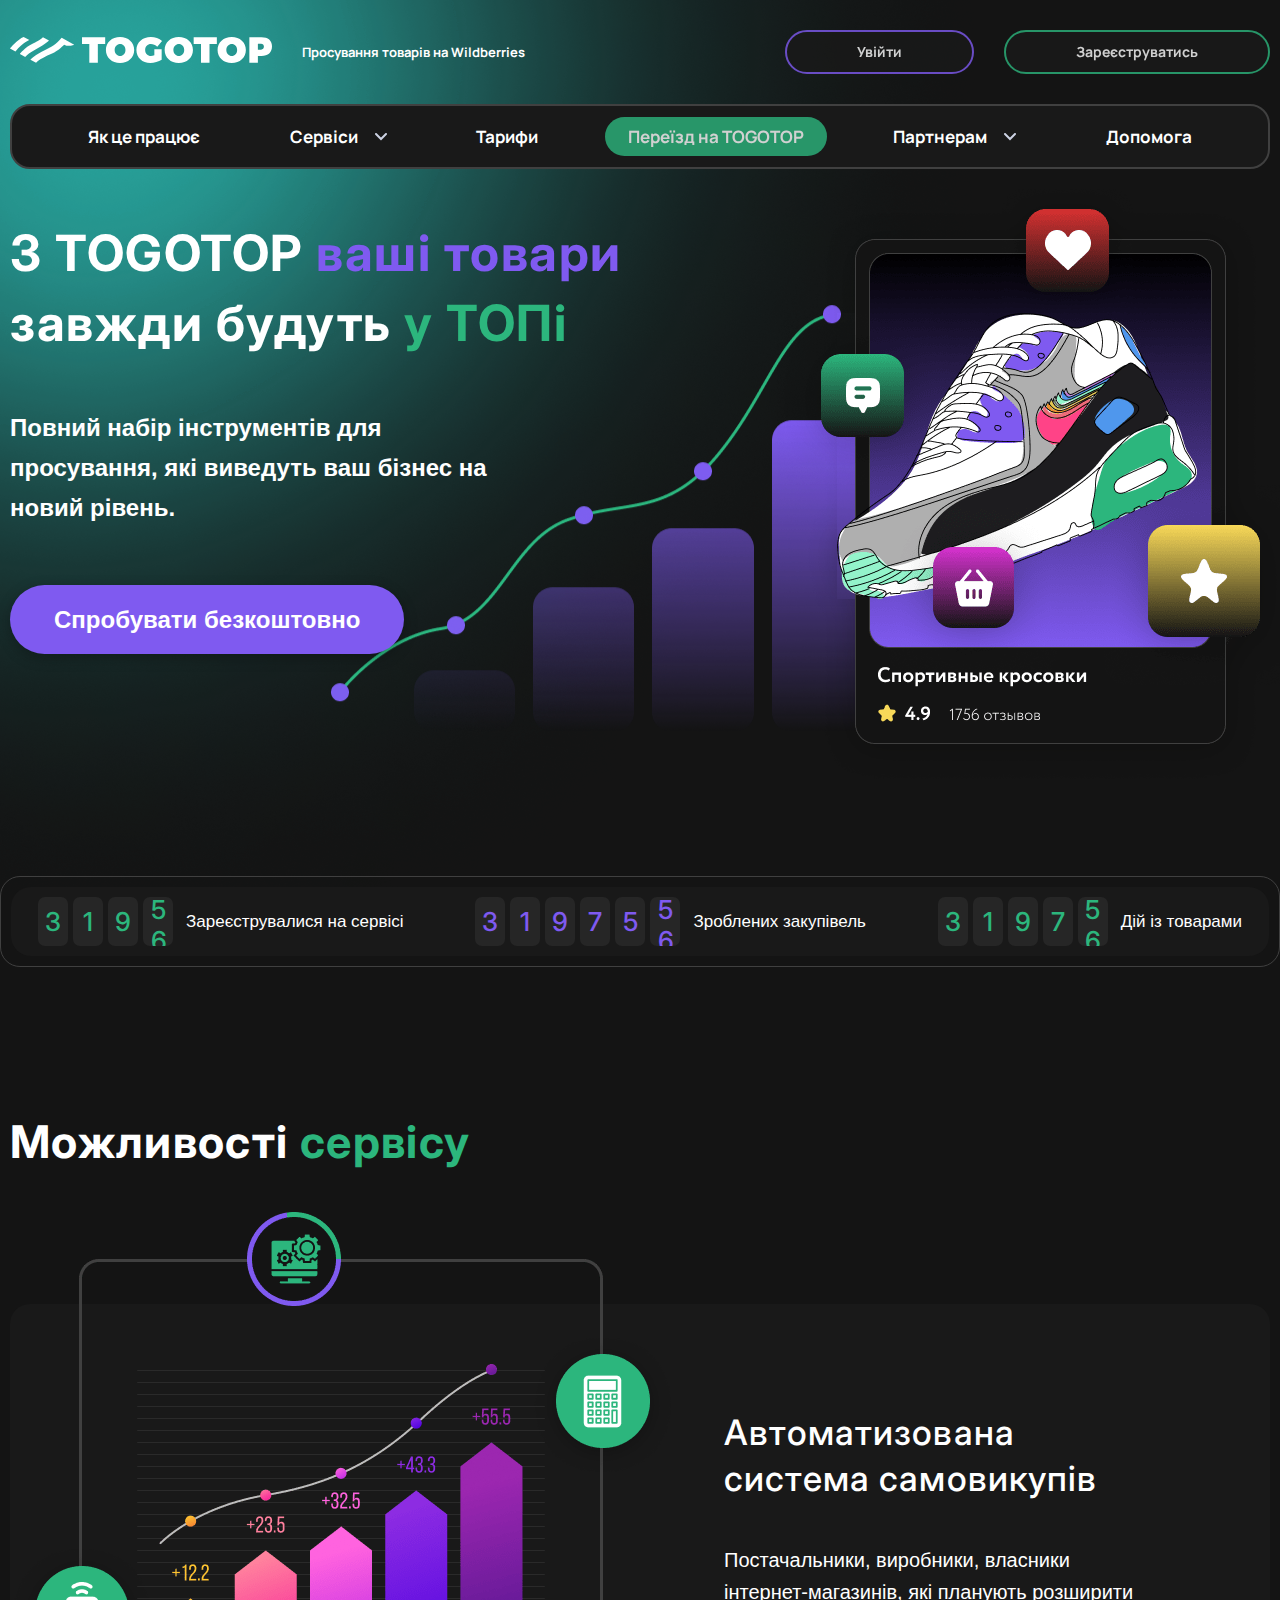
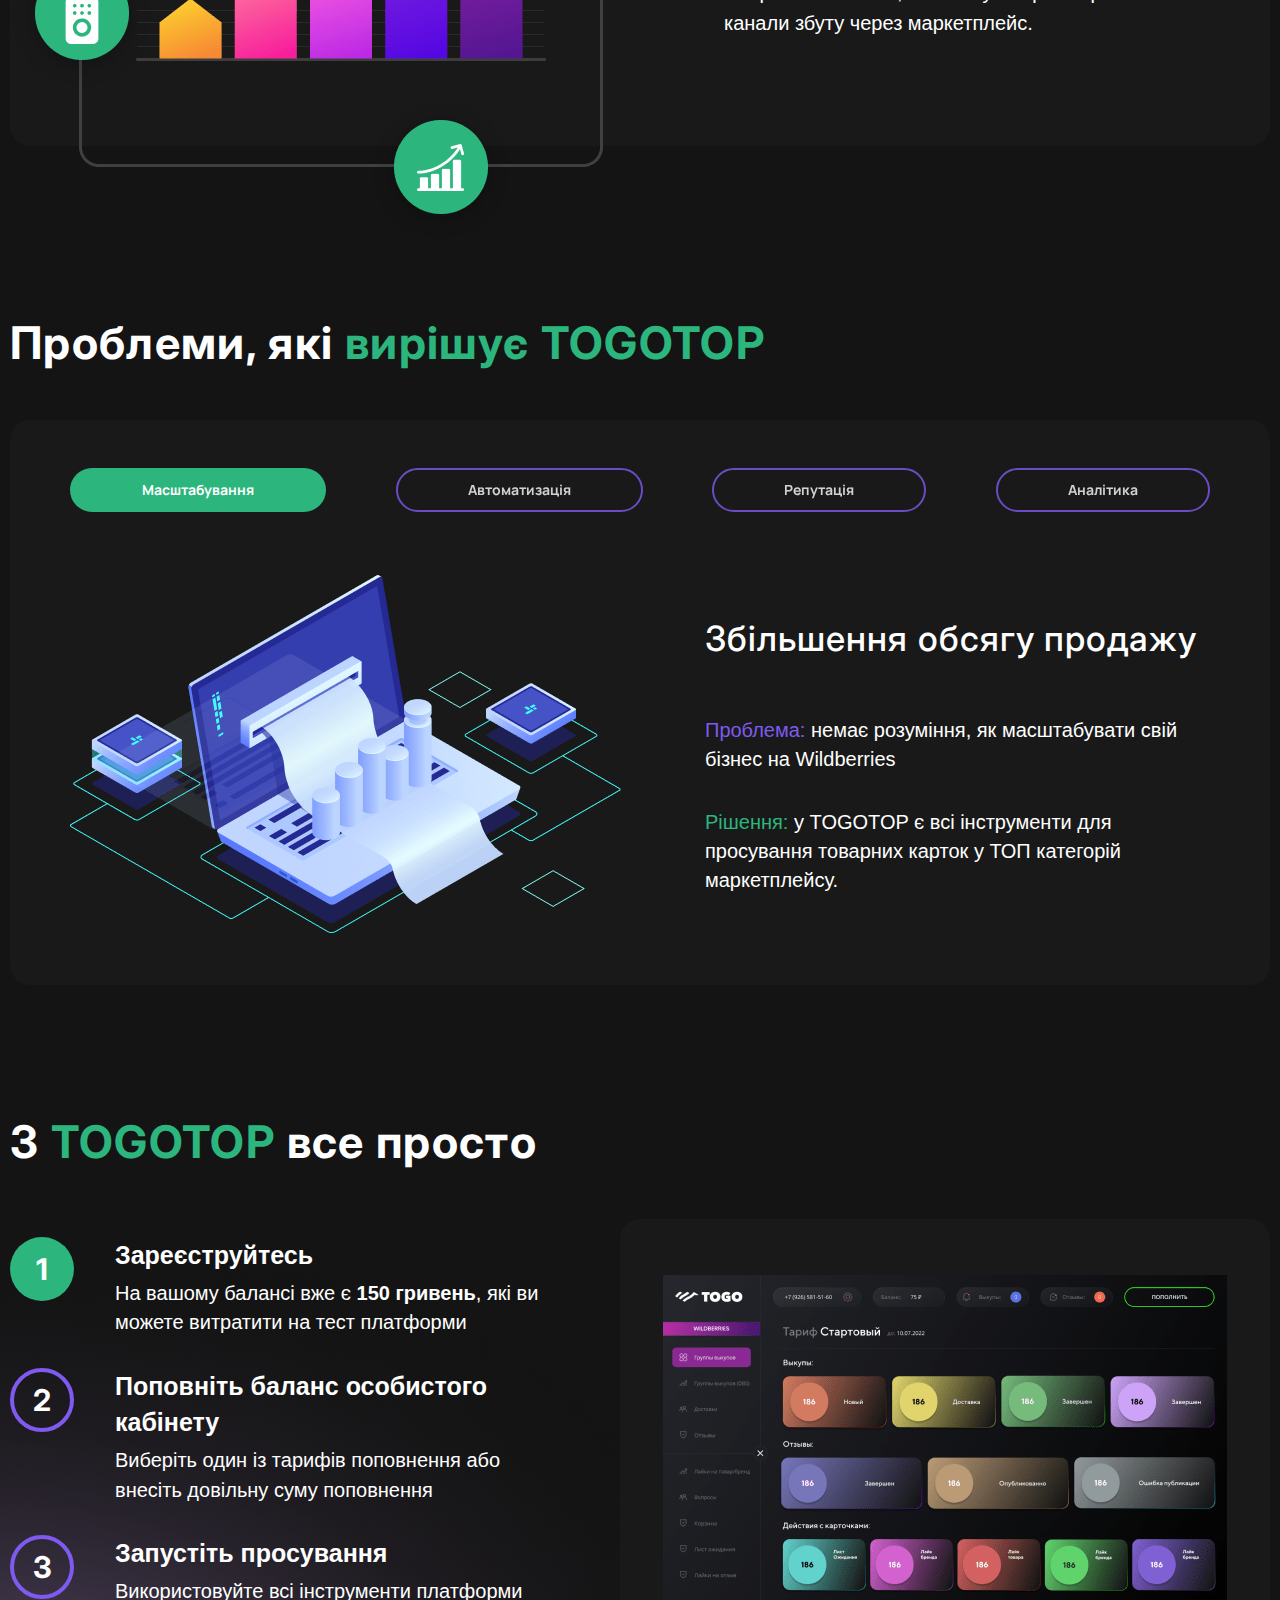
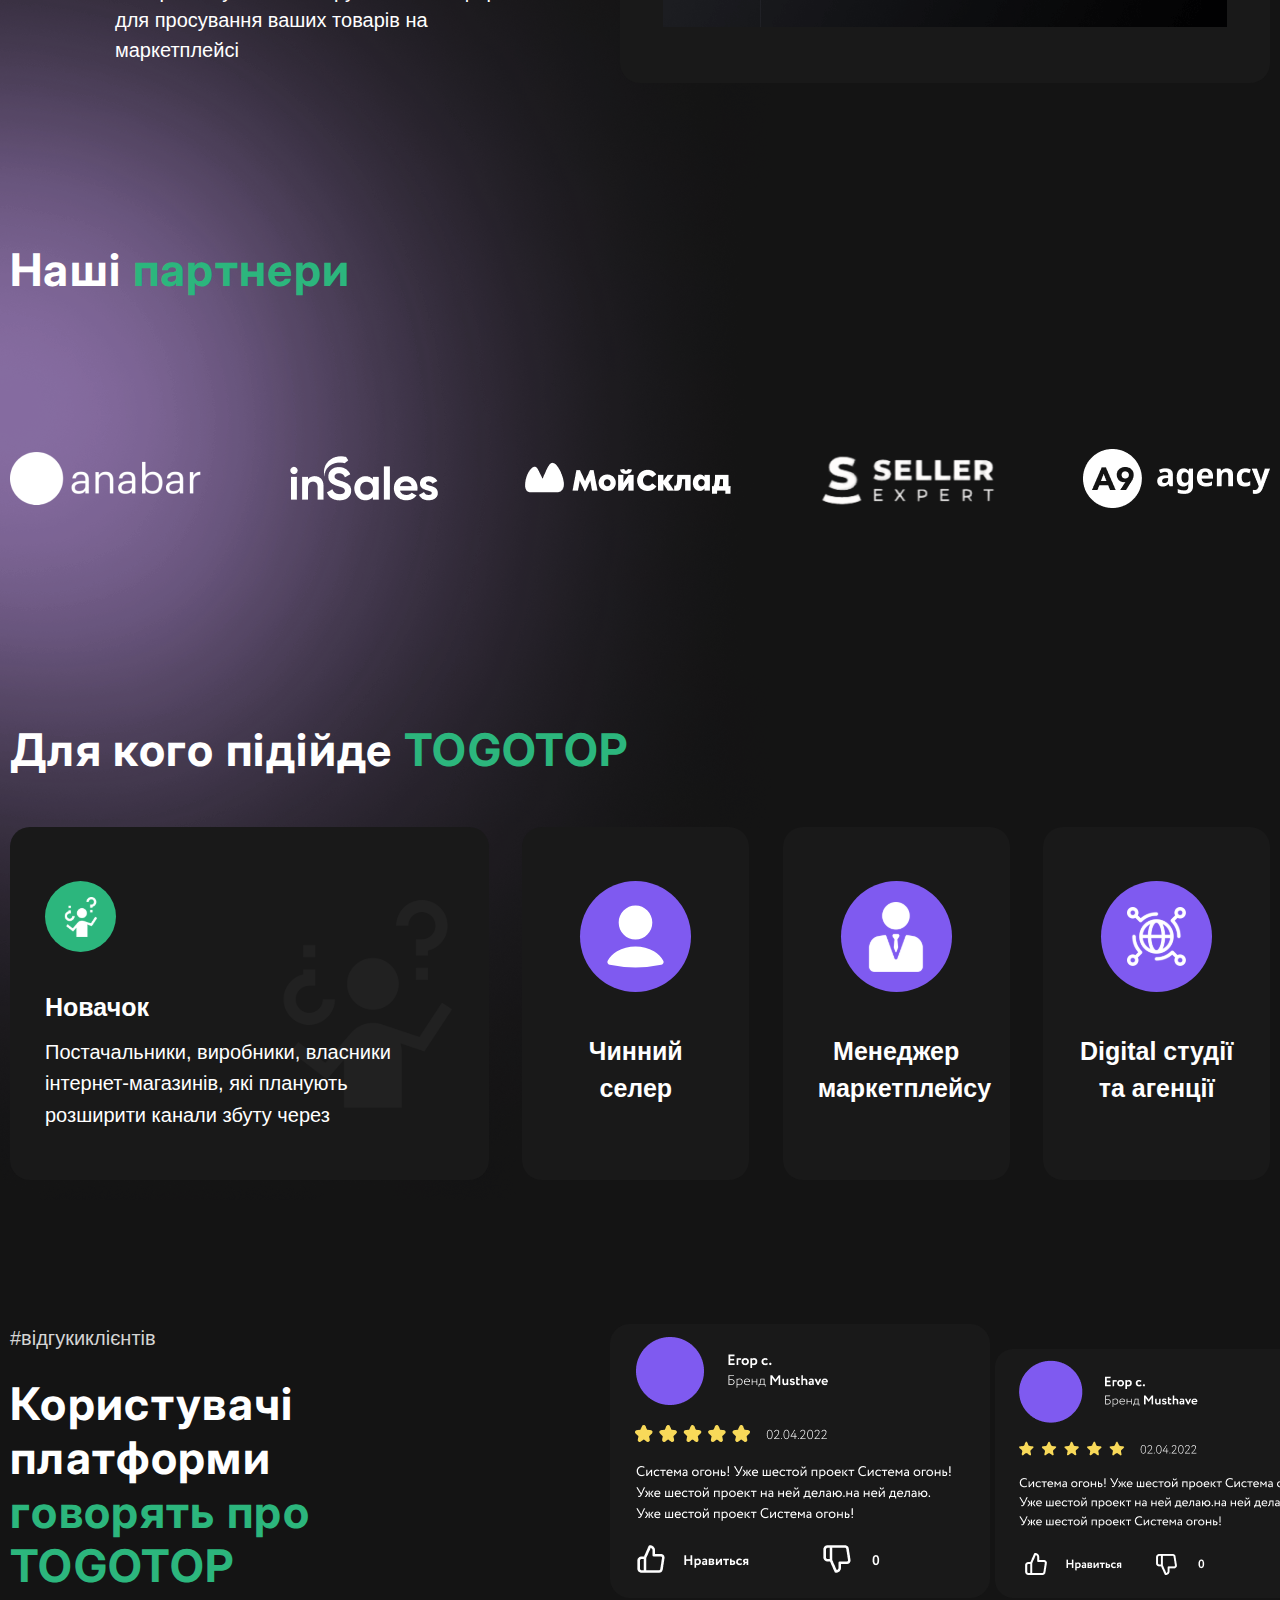
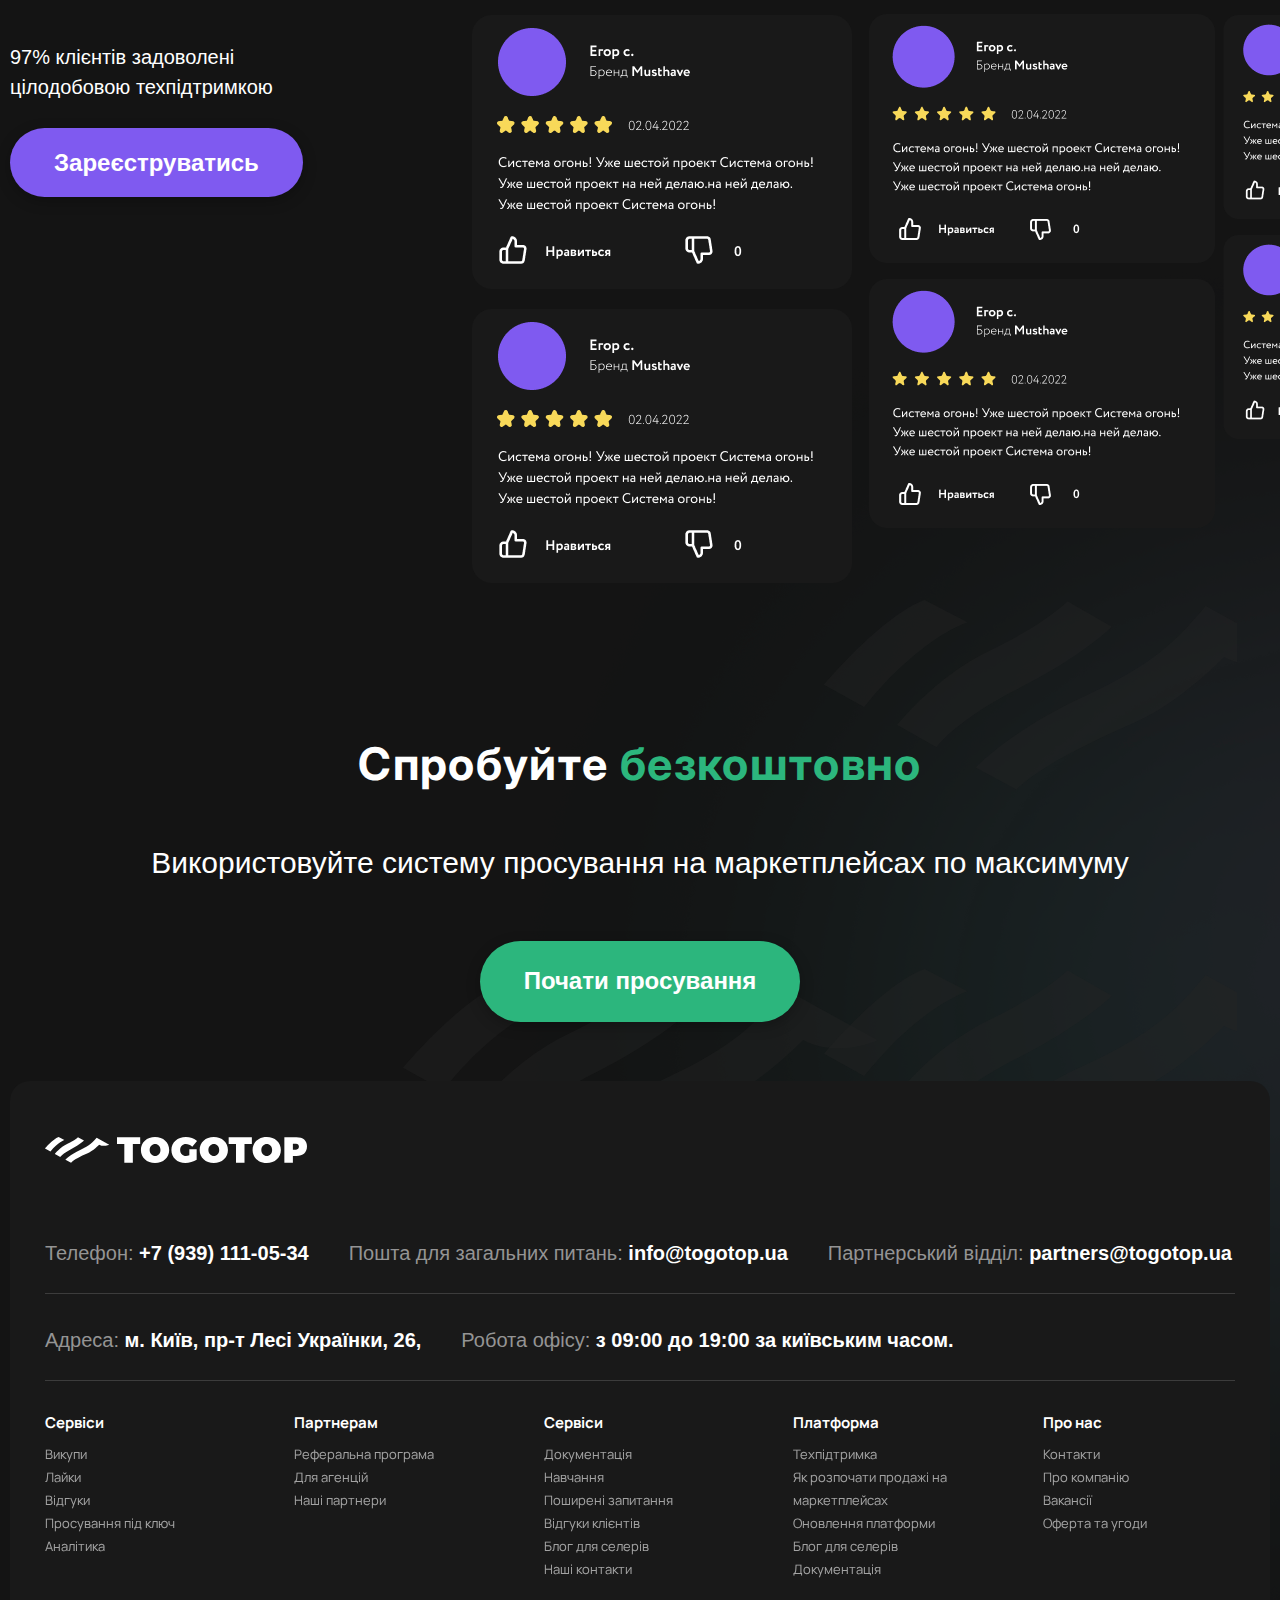
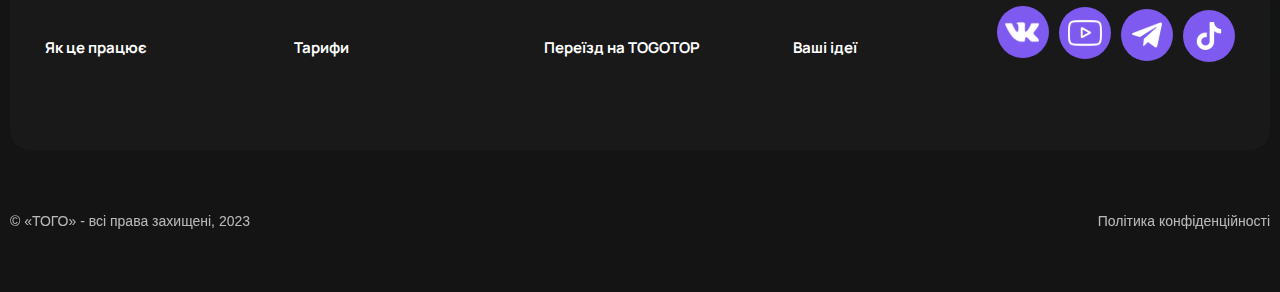
<file: index.html>
<!DOCTYPE html>
<html lang="uk">
   <head>
      <meta charset="UTF-8">
      <meta name="viewport" content="width=device-width, initial-scale=1.0">
      <title>TOGOTOP - Головна</title>
      <meta name="description" content=""/>
      <link rel="preconnect" href="https://fonts.googleapis.com">
      <link rel="preconnect" href="https://fonts.gstatic.com" crossorigin>
      <link href="https://fonts.googleapis.com/css2?family=Bebas+Neue&family=Flow+Circular&family=Inter:wght@400;500;600&family=Manrope:wght@300;400;600;700&family=Open+Sans:wght@600&display=swap" rel="stylesheet">
      <link href="https://fonts.cdnfonts.com/css/circe" rel="stylesheet">
      <link rel="apple-touch-icon" sizes="180x180" href="img/favicon/apple-touch-icon.png">
      <link rel="icon" type="image/png" sizes="32x32" href="img/favicon/favicon-32x32.png">
      <link rel="icon" type="image/png" sizes="16x16" href="img/favicon/favicon-16x16.png">
      <link rel="manifest" href="img/favicon/site.webmanifest">
      <link rel="mask-icon" href="img/favicon/safari-pinned-tab.svg" color="#5bbad5">
      <link rel="shortcut icon" href="img/favicon/favicon.ico">
      <meta name="msapplication-TileColor" content="#603cba">
      <meta name="msapplication-config" content="img/favicon/browserconfig.xml">
      <meta name="theme-color" content="#9e17b1">
      <link rel="stylesheet" href="https://cdnjs.cloudflare.com/ajax/libs/modern-normalize/1.1.0/modern-normalize.min.css"
         integrity="sha512-wpPYUAdjBVSE4KJnH1VR1HeZfpl1ub8YT/NKx4PuQ5NmX2tKuGu6U/JRp5y+Y8XG2tV+wKQpNHVUX03MfMFn9Q=="
         crossorigin="anonymous" referrerpolicy="no-referrer">
      <link rel="stylesheet" type="text/css" href="./CSS/main.min.css">
   </head>
<body>
   
   <header class="header">
      <div class="header__container container">
         <div class="header__top">
            <a href="index.html" class="header__logo">
               <img class="header__image" src="./img/logo-togotop.svg" alt="Logo">
            </a>
            <p class="header__text">
               Просування товарів на Wildberries
            </p>
            
            <a href="#" class="header__link btn-border">
               Увійти
            </a>
            <a href="#" class="header__link btn-border green">
               Зареєструватись
            </a>
         </div>
         <div class="header__bottom">
            <nav class="header__navigation">
               <ul class="header__list">
                  <li class="header__item">
                     <a href="#" class="header__item-link">
                        Як це працює
                     </a>
                  </li>
                  <li class="header__item">
                     <a href="#" class="header__item-link">
                        Сервіси
                        <img class="header__icon" src="./img/icons/arrow.svg" alt="Arrow">
                     </a>
                  </li>
                  <li class="header__item">
                     <a href="tarifs.html" class="header__item-link">
                        Тарифи
                     </a>
                  </li>
                  <li class="header__item">
                     <a href="#" class="header__item-link green">
                        Переїзд на TOGOTOP
                     </a>
                  </li>
                  <li class="header__item">
                     <a href="parteners-program.html" class="header__item-link">
                        Партнерам
                        <img class="header__icon" src="./img/icons/arrow.svg" alt="Arrow">
                     </a>
                  </li>
                  <li class="header__item">
                     <a href="#" class="header__item-link">
                        Допомога
                     </a>
                  </li>
               </ul>
            </nav>
         </div>
      </div>
   </header>

   <main class="main">
      <div class="hero">
         <div class="hero__container container">
            <div class="hero__top">
               <div class="hero__content">
                  <h1 class="hero__title">
                     З TOGOTOP <span class="violet">ваші товари</span>
                     завжди будуть <span class="green">у ТОПі</span>
                  </h1>
                     <p class="hero__sub-title">
                        Повний набір інструментів для 
                        просування, 
                        які виведуть ваш бізнес на новий рівень.
                     </p>
                     <a href="#" class="hero__btn btn-violet">
                        Спробувати безкоштовно
                     </a>
               </div>
               <div class="hero__media">
                  <img class="hero__image" src="./img/hero/image.png" alt="hero-image">
               </div>
            </div>
         </div>
         <div class="hero__bottom">
            <div class="hero__bottom-wrapper">
               <div class="hero__bottom-block">
                  <div class="hero__block-numbers green">
                     <p class="hero__block-num">3</p>
                     <p class="hero__block-num">1</p>
                     <p class="hero__block-num">9</p>
                     <div class="hero__block-num-last"></div>
                  </div>
                  <p class="hero__block-text">Зареєструвалися на сервісі</p>
               </div>
               <div class="hero__bottom-block">
                  <div class="hero__block-numbers violet">
                     <p class="hero__block-num">3</p>
                     <p class="hero__block-num">1</p>
                     <p class="hero__block-num">9</p>
                     <p class="hero__block-num">7</p>
                     <p class="hero__block-num">5</p>
                     <div class="hero__block-num-last"></div>
                  </div>
                  <p class="hero__block-text">Зроблених закупівель</p>
               </div>
               <div class="hero__bottom-block">
                  <div class="hero__block-numbers green">
                     <p class="hero__block-num">3</p>
                     <p class="hero__block-num">1</p>
                     <p class="hero__block-num">9</p>
                     <p class="hero__block-num">7</p>
                     <div class="hero__block-num-last"></div>
                  </div>
                  <p class="hero__block-text">Дій із товарами</p>
               </div>
            </div>
         </div>
      </div>
      <section class="services">
         <div class="services__container container">
            <h2 class="services__title title">
               Можливості 
               <span class="services__title-span span-green">сервісу</span>
            </h2>
            <div class="services__content">
               <div class="services__media">
                  <img src="./img/services/service-image.png" alt="Services Image" class="services__image">
               </div>
               <div class="services__text">
                  <h3 class="services__content-title">
                     Автоматизована
                     система самовикупів
                  </h3>
                  <p class="services__content-text">
                     Постачальники, виробники, власники
                     інтернет-магазинів, які планують
                     розширити канали збуту через маркетплейс.
                  </p>
               </div>
            </div>
         </div>
      </section>
      <section class="problems">
         <div class="problems__container container">
            <h2 class="problems__title title">
               Проблеми, які 
               <span class="problems__title-span span-green">
                  вирішує TOGOTOP
               </span>
            </h2>
            <div class="problems__content">
               <div class="problems__tab-links">
                  <button data-tab-link="1" class="problems__tab-link btn-border active">
                     Масштабування
                  </button>
                  <button data-tab-link="2" class="problems__tab-link btn-border">
                     Автоматизація
                  </button>
                  <button data-tab-link="3" class="problems__tab-link btn-border">
                     Репутація
                  </button>
                  <button data-tab-link="4" class="problems__tab-link btn-border">
                     Аналітика
                  </button>
               </div>
               <div data-tab="1" class="problems__tab-content active">
                  <div class="problems__media">
                     <img src="./img/problems/image.png" alt="Problems Image" class="problems-image">
                  </div>
                  <div class="problems__text">
                     <h3 class="problems__content-title">
                        Збільшення обсягу продажу
                     </h3>
                     <p class="problems__content-text">
                        <span class="problems__content-text-span violet">
                           Проблема:
                        </span>
                        немає розуміння, як масштабувати
                        свій бізнес на Wildberries
                     </p>
                     <p class="problems__content-text">
                        <span class="problems__content-text-span green">
                           Рішення:
                        </span>
                        у TOGOTOP є всі інструменти
                        для просування товарних карток
                        у ТОП категорій маркетплейсу.
                     </p>
                  </div>
               </div>
               <div data-tab="2" class="problems__tab-content">
                  <div class="problems__media">
                     <img src="./img/problems/image.png" alt="Problems Image" class="problems-image">
                  </div>
                  <div class="problems__text">
                     <h3 class="problems__content-title">
                        Автоматизація
                     </h3>
                     <p class="problems__content-text">
                        <span class="problems__content-text-span violet">
                           Проблема:
                        </span>
                        немає розуміння, як масштабувати
                        свій бізнес на Wildberries.2
                     </p>
                     <p class="problems__content-text">
                        <span class="problems__content-text-span green">
                           Рішення:
                        </span>
                        у TOGOTOP є всі інструменти
                        для просування товарних карток
                        у ТОП категорій маркетплейсу.2
                     </p>
                  </div>
               </div>
               <div data-tab="3" class="problems__tab-content">
                  <div class="problems__media">
                     <img src="./img/problems/image.png" alt="Problems Image" class="problems-image">
                  </div>
                  <div class="problems__text">
                     <h3 class="problems__content-title">
                        Репутація
                     </h3>
                     <p class="problems__content-text">
                        <span class="problems__content-text-span violet">
                           Проблема:
                        </span>
                        немає розуміння, як масштабувати
                        свій бізнес на Wildberries.3
                     </p>
                     <p class="problems__content-text">
                        <span class="problems__content-text-span green">
                           Рішення:
                        </span>
                        у TOGOTOP є всі інструменти
                        для просування товарних карток
                        у ТОП категорій маркетплейсу.3
                     </p>
                  </div>
               </div>
               <div data-tab="4" class="problems__tab-content">
                  <div class="problems__media">
                     <img src="./img/problems/image.png" alt="Problems Image" class="problems-image">
                  </div>
                  <div class="problems__text">
                     <h3 class="problems__content-title">
                        Аналітика
                     </h3>
                     <p class="problems__content-text">
                        <span class="problems__content-text-span violet">
                           Проблема:
                        </span>
                        немає розуміння, як масштабувати
                        свій бізнес на Wildberries.4
                     </p>
                     <p class="problems__content-text">
                        <span class="problems__content-text-span green">
                           Рішення:
                        </span>
                        у TOGOTOP є всі інструменти
                        для просування товарних карток
                        у ТОП категорій маркетплейсу.4
                     </p>
                  </div>
               </div>
            </div>
         </div>
      </section>
      <section class="about">
         <div class="about__container container">
            <h2 class="about__title title">
               З 
               <span class="about__title-span span-green">TOGOTOP</span> 
               все просто
            </h2>
            <div class="about__content">
               <div class="about__text">
                  <ul class="about__list">
                     <li class="about__item">
                        <p class="about__item-num green">
                           1
                        </p>
                        <div class="about__item-content">
                           <h3 class="about__item-title">
                              Зареєструйтесь
                           </h3>
                           <p class="about__item-text">
                              На вашому балансі вже є <span class="about__item-text-span">150 гривень</span>, які
                              ви можете витратити на тест платформи
                           </p>
                        </div>
                     </li>
                     <li class="about__item">
                        <p class="about__item-num">
                           2
                        </p>
                        <div class="about__item-content">
                           <h3 class="about__item-title">
                              Поповніть баланс особистого кабінету
                           </h3>
                           <p class="about__item-text">
                              Виберіть один із тарифів поповнення
                              або внесіть довільну суму поповнення
                           </p>
                        </div>
                     </li>
                     <li class="about__item">
                        <p class="about__item-num">
                           3
                        </p>
                        <div class="about__item-content">
                           <h3 class="about__item-title">
                              Запустіть просування
                           </h3>
                           <p class="about__item-text">
                              Використовуйте всі інструменти платформи
                              для просування ваших товарів на маркетплейсі
                           </p>
                        </div>
                     </li>
                  </ul>
               </div>
               <div class="about__media">
                  <img src="./img/about/about-img.png" alt="About Image" class="about__image">
               </div>
            </div>
         </div>
      </section>
      <section class="partners">
         <div class="partners__container container">
            <h2 class="partners__title title">
               Наші <span class="partners__title-span span-green">партнери</span>
            </h2>
               <div class="partners__content">
                  <a href="#" class="partners__link">
                     <img src="./img/partners/image1.png" alt="Partners Image" class="partners__image">
                  </a>
                  <a href="#" class="partners__link">
                     <img src="./img/partners/image2.png" alt="Partners Image" class="partners__image">
                  </a>
                  <a href="#" class="partners__link">
                     <img src="./img/partners/image3.png" alt="Partners Image" class="partners__image">
                  </a>
                  <a href="#" class="partners__link">
                     <img src="./img/partners/image4.png" alt="Partners Image" class="partners__image">
                  </a>
                  <a href="#" class="partners__link">
                     <img src="./img/partners/image5.png" alt="Partners Image" class="partners__image">
                  </a>
               </div>
         </div>
      </section>
      <section class="carts">
         <div class="carts__container container">
            <h2 class="carts__title title">
               Для кого підійде <span class="carts__title-span">TOGOTOP</span> 
            </h2>
            <div class="carts__content">
               <div data-carts="1" class="carts__block active">
                  <img src="./img/carts/client1.svg" alt="Cart Image" class="carts__bg">
                  <div class="carts__block-media">
                     <img src="./img/carts/client1.svg" alt="Cart Image" class="carts__image">
                  </div>
                  <h3 class="carts__block-title">
                     Новачок
                  </h3>
                  <p class="carts__block-text">
                     Постачальники, виробники, власники
                     інтернет-магазинів, які планують
                     розширити канали збуту через маркетплейс.
                  </p>
               </div>
               <div data-carts="2" class="carts__block">
                  <img src="./img/carts/client2.svg" alt="Cart Image" class="carts__bg">
                  <div class="carts__block-media">
                     <img src="./img/carts/client2.svg" alt="Cart Image" class="carts__image">
                  </div>
                  <h3 class="carts__block-title">
                     Чинний <br>
                     селер
                  </h3>
                  <p class="carts__block-text">
                     Постачальники, виробники, власники
                     інтернет-магазинів, які планують
                     розширити канали збуту через маркетплейс.
                  </p>
               </div>
               <div data-carts="3" class="carts__block">
                  <img src="./img/carts/client3.svg" alt="Cart Image" class="carts__bg">
                  <div class="carts__block-media">
                     <img src="./img/carts/client3.svg" alt="Cart Image" class="carts__image">
                  </div>
                  <h3 class="carts__block-title">
                     Менеджер
                     маркетплейсу
                  </h3>
                  <p class="carts__block-text">
                     Постачальники, виробники, власники
                     інтернет-магазинів, які планують
                     розширити канали збуту через маркетплейс.
                  </p>
               </div>
               <div data-carts="4" class="carts__block">
                  <img src="./img/carts/client4.svg" alt="Cart Image" class="carts__bg">
                  <div class="carts__block-media">
                     <img src="./img/carts/client4.svg" alt="Cart Image" class="carts__image">
                  </div>
                  <h3 class="carts__block-title">
                     Digital студії
                     та агенції
                  </h3>
                  <p class="carts__block-text">
                     Постачальники, виробники, власники
                     інтернет-магазинів, які планують
                     розширити канали збуту через маркетплейс.
                  </p>
               </div>
            </div>
         </div>
      </section>
      <section class="feedback">
         <div class="feedback__container container">
            <div class="feedback__content">
               <div class="feedback__text">
                  <p class="feedback__sub-title">
                     #відгукиклієнтів
                  </p>
                  <h2 class="feedback__title title">
                     Користувачі
                     платформи <span class="feedback__title-span span-green">говорять
                     про TOGOTOP</span> 
                  </h2>
                  <p class="feedback__content-text">
                     97% клієнтів задоволені цілодобовою
                     техпідтримкою
                  </p>
                  <a href="#" class="feedback__btn btn-violet">
                     Зареєструватись
                  </a>
               </div>
               <div class="feedback__media">
                  <img src="./img/feedback/feedback-media.png" alt="feedback image" class="feedback__image">
               </div>
            </div>
         </div>
      </section>
      <section class="promotion">
         <div class="promotion__container container">
            <div class="promotion__content">
               <h2 class="promotion__title title">
                  Спробуйте <span class="promotion__title-span span-green">безкоштовно</span> 
               </h2>
               <p class="promotion__text">
                  Використовуйте систему просування на маркетплейсах по максимуму
               </p>
               <div class="promotion__link">
                  <a href="#" class="promotion__btn btn-violet green">
                     Почати просування
                  </a>
               </div>
            </div>
         </div>
      </section>
   </main>

   <footer class="footer">
      <div class="footer__container container">
         <div class="footer__top">
            <div class="footer__media">
               <img src="./img/logo-togotop.svg" alt="Logo" class="footer__image">
            </div>
            <div class="footer__row">
                  <p class="footer__row-text">
                     Телефон: 
                     <a href="tel:79391110534" class="footer__row-link">
                        +7 (939) 111-05-34
                     </a>
                  </p>
                  <p class="footer__row-text">
                     Пошта для загальних питань: 
                     <a href="mailto:info@togotop.ua" class="footer__row-link">
                        info@togotop.ua
                     </a>
                  </p>
                  <p class="footer__row-text">
                     Партнерський відділ: 
                     <a href="mailto:partners@togotop.ua" class="footer__row-link">
                        partners@togotop.ua
                     </a>
                  </p>
            </div>
            <div class="footer__row">
                  <p class="footer__row-text">
                     Адреса:           
                     <span class="footer__row-text-span">
                        <a href="https://goo.gl/maps/CPtrU1FHBa2aNyZL9" target="_blank" rel="noopener noreferrer nofollow">
                           м. Київ, пр-т Лесі Українки, 26,
                        </a>
                     </span>
                  </p>
                  <p class="footer__row-text">
                     Робота офісу: 
                     <span class="footer__row-text-span">
                        з 09:00 до 19:00 за київським часом.
                     </span>
                  </p>
            </div>
            <div class="footer__blocks">
                  <div class="footer__block">
                     <h4 class="footer__block-title">Сервіси</h4>
                     <ul class="footer__list">
                        <li class="footer__item">
                           <a href="#" class="footer__link">Викупи</a>
                           <a href="#" class="footer__link">Лайки</a>
                           <a href="#" class="footer__link">Відгуки</a>
                           <a href="#" class="footer__link">Просування під ключ</a>
                           <a href="#" class="footer__link">Аналітика</a>
                        </li>
                     </ul>
                  </div>
                  <div class="footer__block">
                     <h4 class="footer__block-title">Партнерам</h4>
                     <ul class="footer__list">
                        <li class="footer__item">
                           <a href="#" class="footer__link">Реферальна програма</a>
                           <a href="#" class="footer__link">Для агенцій</a>
                           <a href="#" class="footer__link">Наші партнери</a>
                        </li>
                     </ul>
                  </div>
                  <div class="footer__block">
                     <h4 class="footer__block-title">Сервіси</h4>
                     <ul class="footer__list">
                        <li class="footer__item">
                           <a href="#" class="footer__link">Документація</a>
                           <a href="#" class="footer__link">Навчання</a>
                           <a href="#" class="footer__link">Поширені запитання</a>
                           <a href="#" class="footer__link">Відгуки клієнтів</a>
                           <a href="#" class="footer__link">Блог для селерів</a>
                           <a href="#" class="footer__link">Наші контакти</a>
                        </li>
                     </ul>
                  </div>
                  <div class="footer__block">
                     <h4 class="footer__block-title">Платформа</h4>
                     <ul class="footer__list">
                        <li class="footer__item">
                           <a href="#" class="footer__link">Техпідтримка</a>
                           <a href="#" class="footer__link">Як розпочати продажі на маркетплейсах</a>
                           <a href="#" class="footer__link">Оновлення платформи</a>
                           <a href="#" class="footer__link">Блог для селерів</a>
                           <a href="#" class="footer__link">Документація</a>
                        </li>
                     </ul>
                  </div>
                  <div class="footer__block">
                     <h4 class="footer__block-title">Про нас</h4>
                     <ul class="footer__list">
                        <li class="footer__item">
                           <a href="#" class="footer__link">Контакти</a>
                           <a href="#" class="footer__link">Про компанію</a>
                           <a href="#" class="footer__link">Вакансії</a>
                           <a href="#" class="footer__link">Оферта та угоди</a>
                        </li>
                     </ul>
                  </div>
                  <div class="footer__block">
                     <a href="#" class="footer__block-link">Як це працює</a>
                  </div>
                  <div class="footer__block">
                     <a href="#" class="footer__block-link">Тарифи</a>
                  </div>
                  <div class="footer__block">
                     <a href="#" class="footer__block-link">Переїзд на TOGOTOP</a>
                  </div>
                  <div class="footer__block">
                     <a href="#" class="footer__block-link">Ваші ідеї</a>

                     <div class="footer__soc">
                        <a href="#" class="footer__soc-link">
                           <img src="./img/footer/icon-vk.svg" alt="Vk Icon" class="footer__image">
                        </a>
                        <a href="#" class="footer__soc-link">
                           <img src="./img/footer/icon-youtube.svg" alt="Youtube Icon" class="footer__image">
                        </a>
                        <a href="#" class="footer__soc-link">
                           <img src="./img/footer/icon-telegram.svg" alt="Telegram Icon" class="footer__image">
                        </a>
                        <a href="#" class="footer__soc-link">
                           <img src="./img/footer/icon-tiktok.svg" alt="TikTok Icon" class="footer__image">
                        </a>
                     </div>
                  </div>
            </div>
         </div>
         <div class="footer__bottom">
            <p class="footer__bottom-text">
               © «ТОГО» - всі права захищені, 2023
            </p>
            <a class="footer__bottom-text" href="#">
               Політика конфіденційності
            </a>
         </div>
      </div>
   </footer>

   <script src="./JS/main.js"></script>
</body>
</html>
</file>
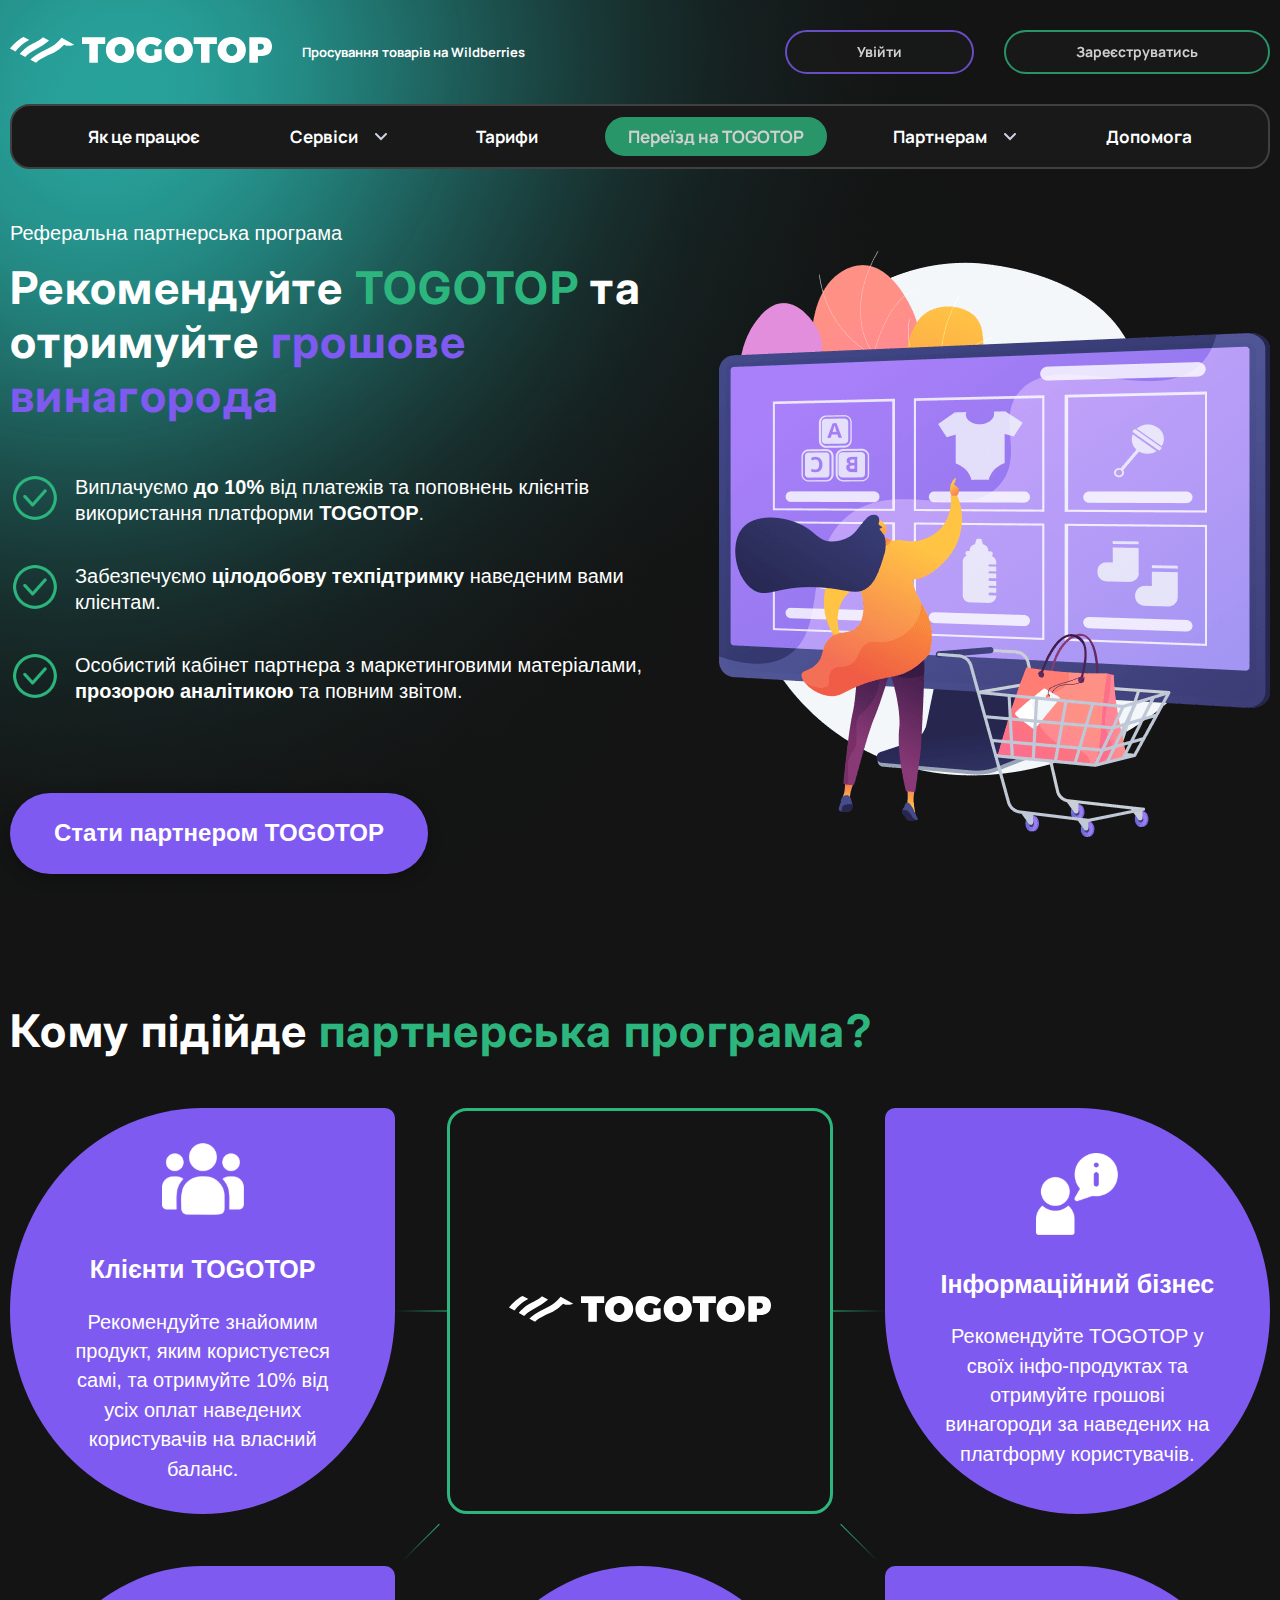
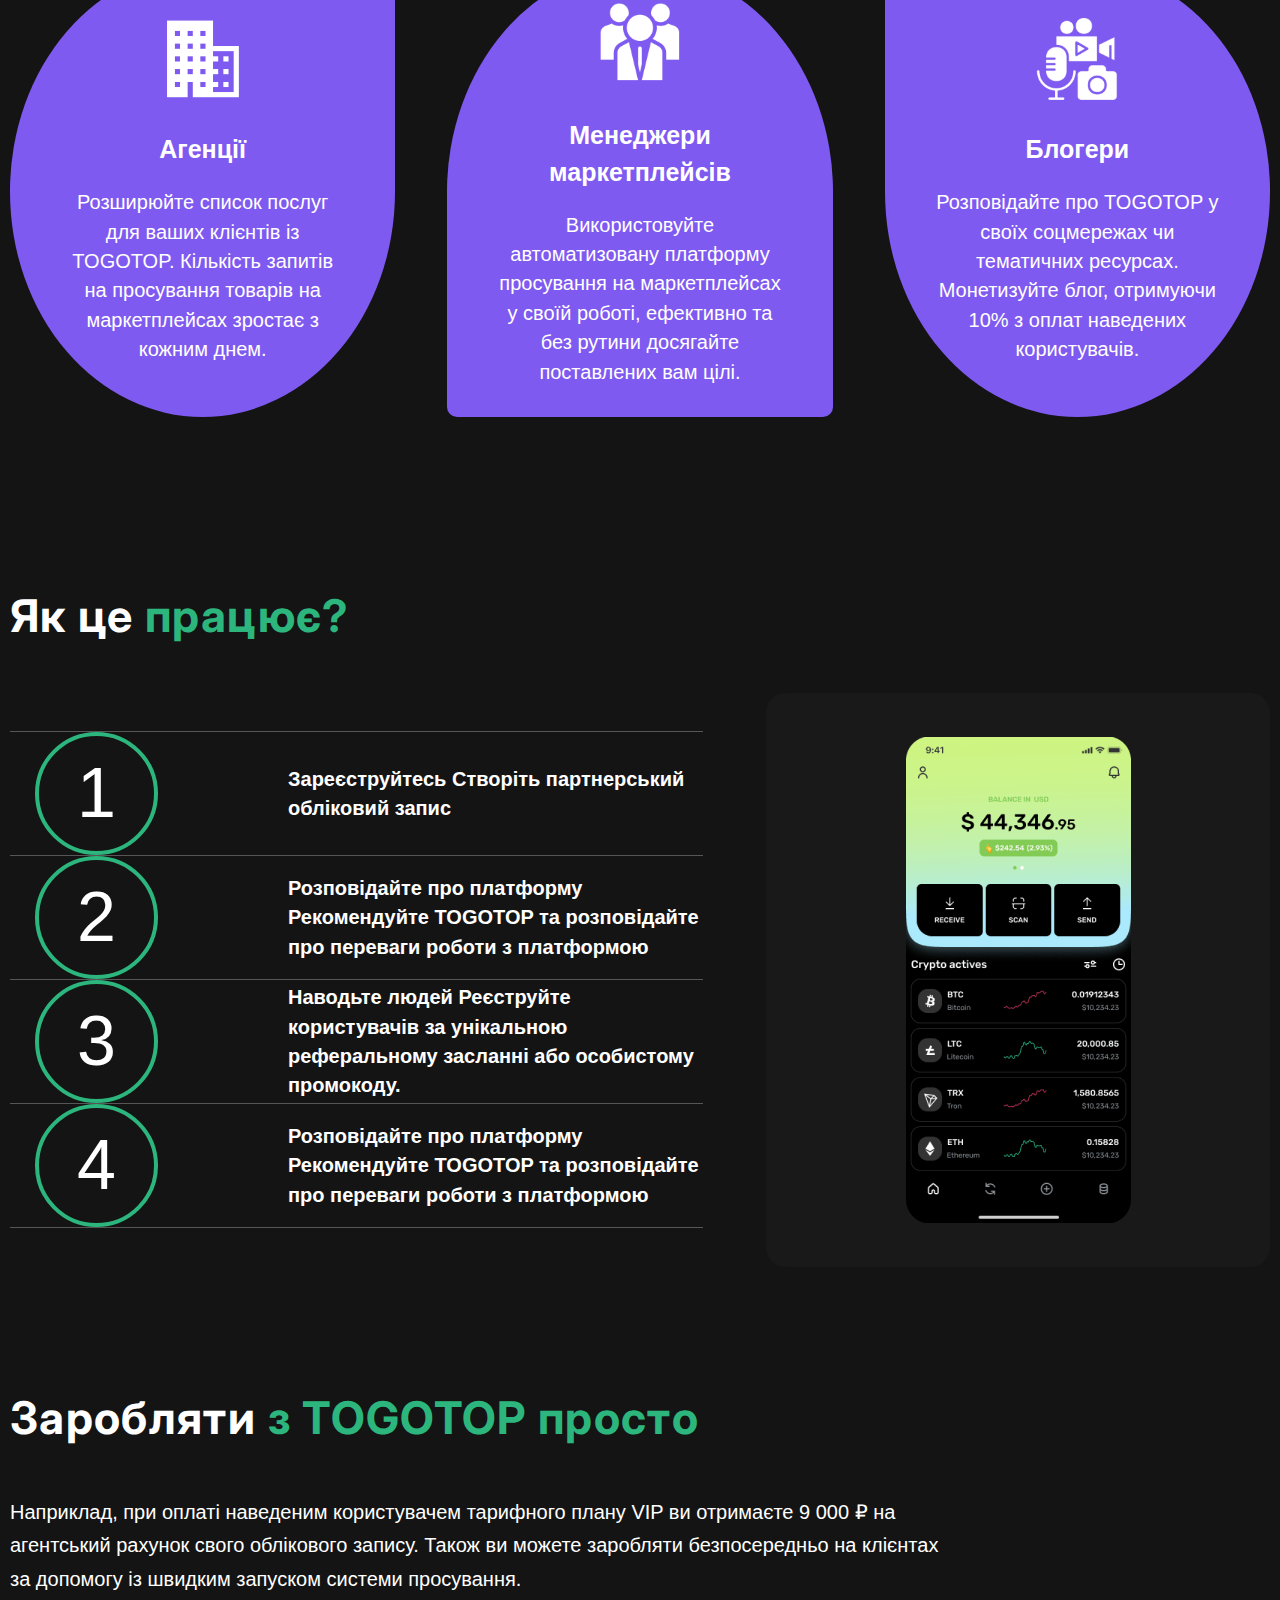
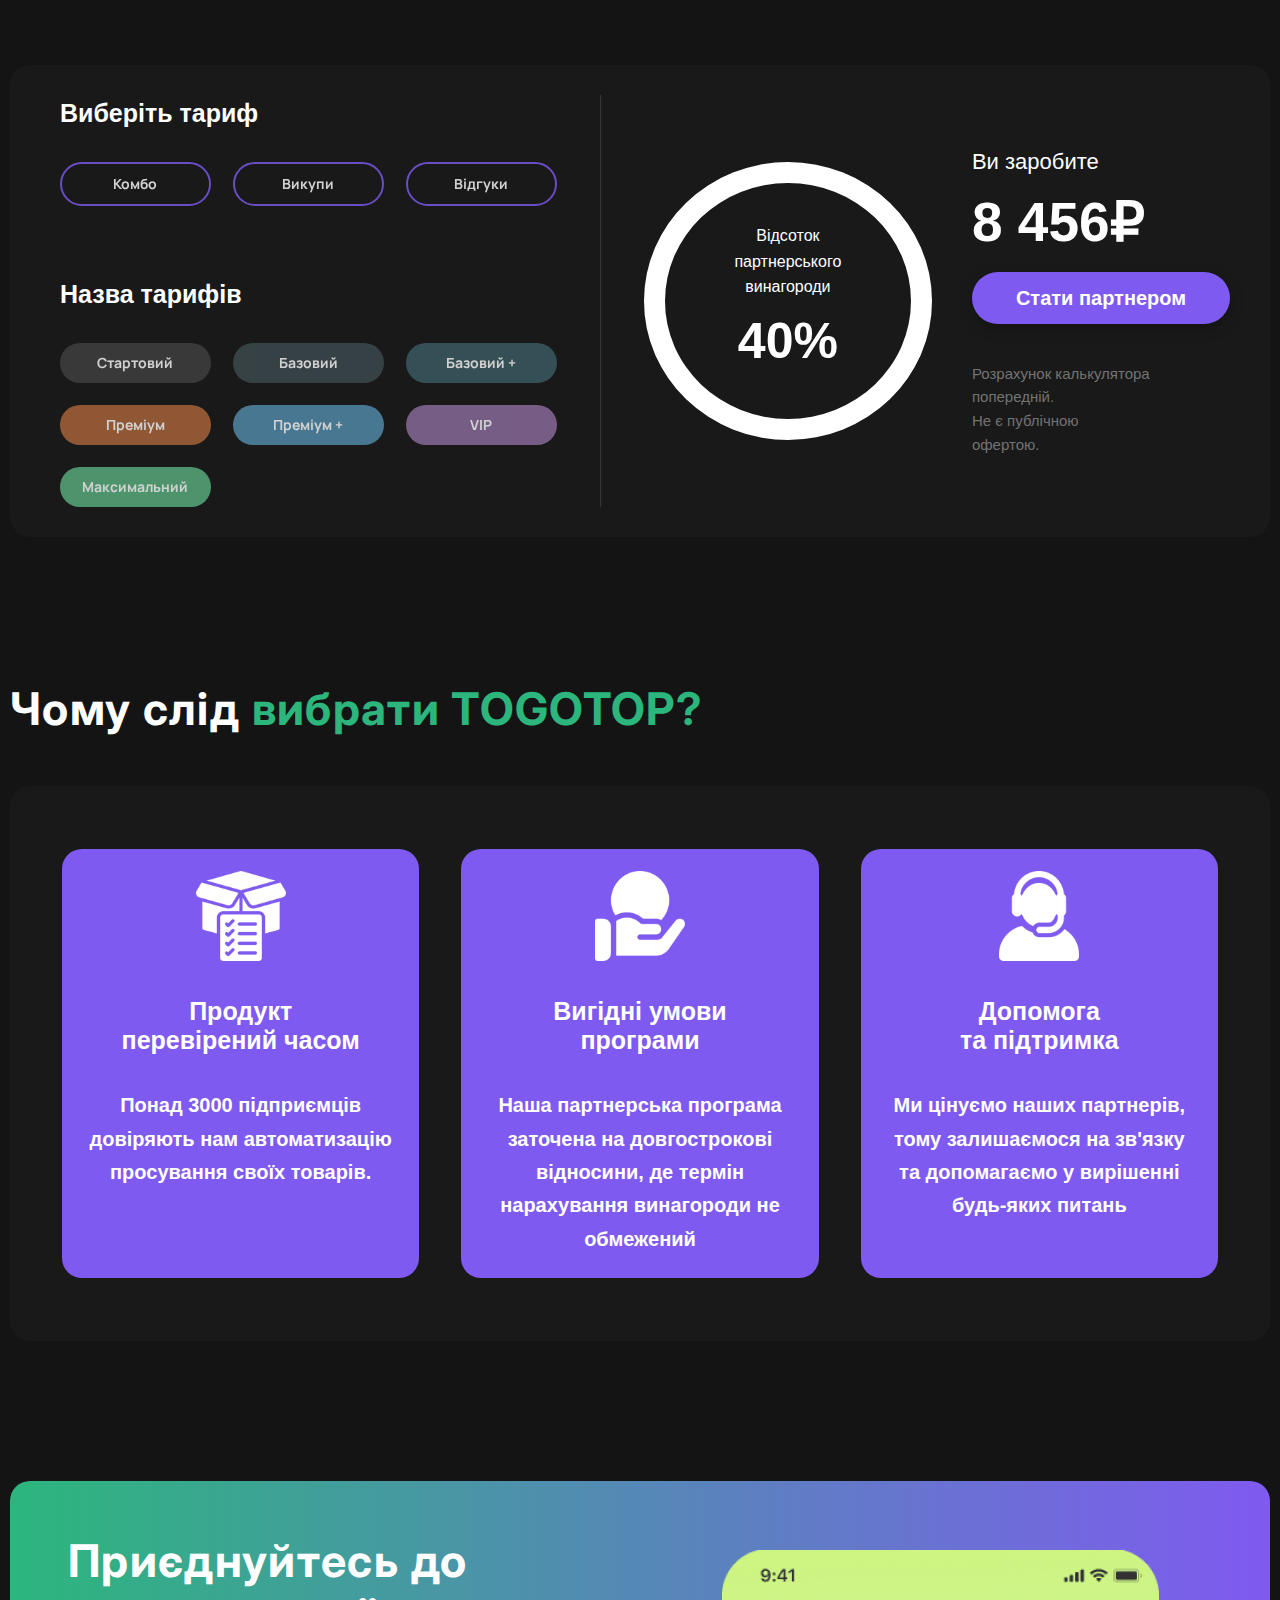
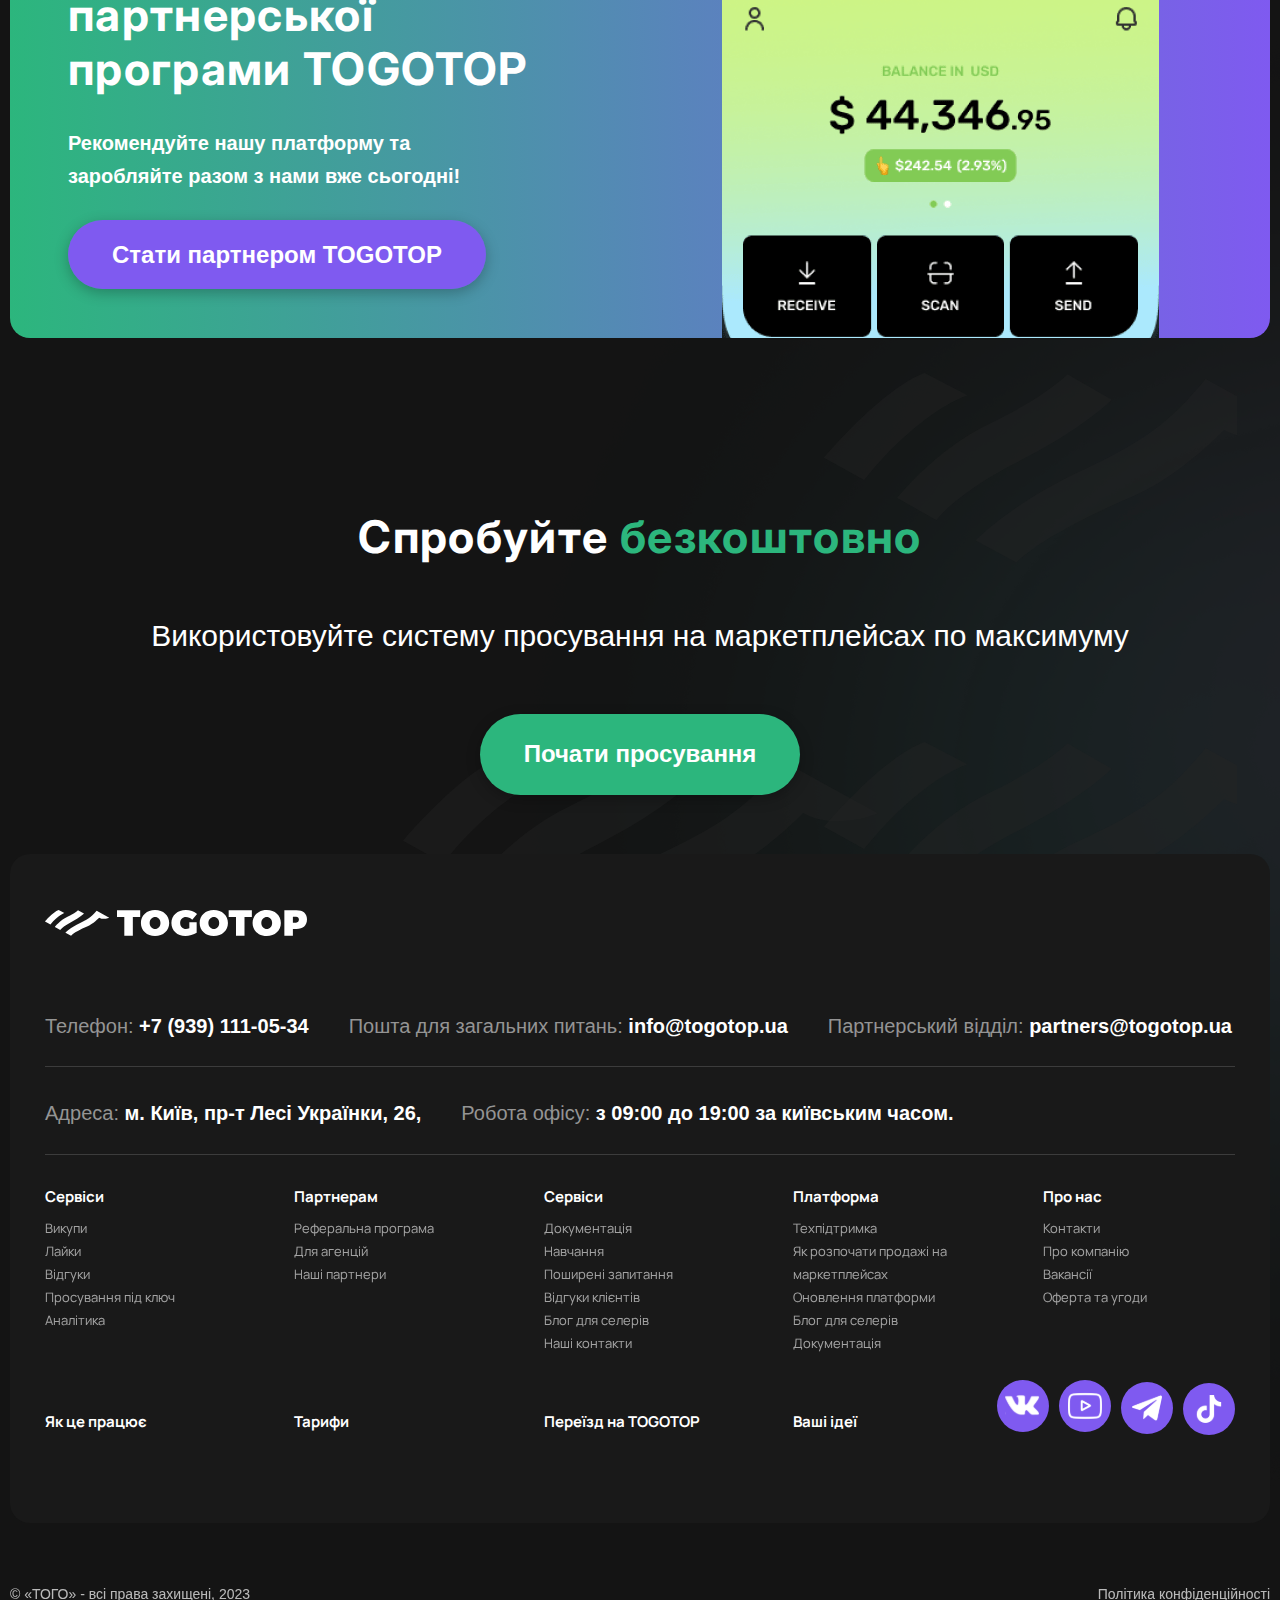
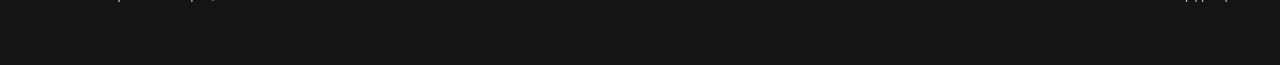
<file: parteners-program.html>
<!DOCTYPE html>
<html lang="uk">

<head>
   <meta charset="UTF-8">
   <meta name="viewport" content="width=device-width, initial-scale=1.0">
   <title>TOGOTOP - Партнерам реферальна програма</title>
   <meta name="description" content="" />
   <link rel="preconnect" href="https://fonts.googleapis.com">
   <link rel="preconnect" href="https://fonts.gstatic.com" crossorigin>
   <link
      href="https://fonts.googleapis.com/css2?family=Bebas+Neue&family=Flow+Circular&family=Inter:wght@400;500;600&family=Manrope:wght@300;400;600;700&family=Open+Sans:wght@600&display=swap"
      rel="stylesheet">
   <link href="https://fonts.cdnfonts.com/css/circe" rel="stylesheet">
   <link rel="apple-touch-icon" sizes="180x180" href="img/favicon/apple-touch-icon.png">
   <link rel="icon" type="image/png" sizes="32x32" href="img/favicon/favicon-32x32.png">
   <link rel="icon" type="image/png" sizes="16x16" href="img/favicon/favicon-16x16.png">
   <link rel="manifest" href="img/favicon/site.webmanifest">
   <link rel="mask-icon" href="img/favicon/safari-pinned-tab.svg" color="#5bbad5">
   <link rel="shortcut icon" href="img/favicon/favicon.ico">
   <meta name="msapplication-TileColor" content="#603cba">
   <meta name="msapplication-config" content="img/favicon/browserconfig.xml">
   <meta name="theme-color" content="#9e17b1">
   <link rel="preconnect" href="https://fonts.googleapis.com">
   <link rel="preconnect" href="https://fonts.gstatic.com" crossorigin>
   <link
      href="https://fonts.googleapis.com/css2?family=Bebas+Neue&family=Flow+Circular&family=Inter:wght@400;500;600&family=Manrope:wght@300;400;600;700&family=Open+Sans:wght@600&display=swap"
      rel="stylesheet">
   <link href="https://fonts.cdnfonts.com/css/circe" rel="stylesheet">
   <link rel="stylesheet" href="https://cdnjs.cloudflare.com/ajax/libs/modern-normalize/1.1.0/modern-normalize.min.css"
      integrity="sha512-wpPYUAdjBVSE4KJnH1VR1HeZfpl1ub8YT/NKx4PuQ5NmX2tKuGu6U/JRp5y+Y8XG2tV+wKQpNHVUX03MfMFn9Q=="
      crossorigin="anonymous" referrerpolicy="no-referrer">
   <link rel="stylesheet" type="text/css" href="./CSS/main.min.css">
</head>

<body>

   <header class="header">
      <div class="header__container container">
         <div class="header__top">
            <a href="index.html" class="header__logo">
               <img class="header__image" src="./img/logo-togotop.svg" alt="Logo">
            </a>
            <p class="header__text">
               Просування товарів на Wildberries
            </p>
            <a href="#" class="header__link btn-border">
               Увійти
            </a>
            <a href="#" class="header__link btn-border green">
               Зареєструватись
            </a>
         </div>
         <div class="header__bottom">
            <nav class="header__navigation">
               <ul class="header__list">
                  <li class="header__item">
                     <a href="#" class="header__item-link">
                        Як це працює
                     </a>
                  </li>
                  <li class="header__item">
                     <a href="#" class="header__item-link">
                        Сервіси
                        <img class="header__icon" src="./img/icons/arrow.svg" alt="Arrow">
                     </a>
                  </li>
                  <li class="header__item">
                     <a href="tarifs.html" class="header__item-link">
                        Тарифи
                     </a>
                  </li>
                  <li class="header__item">
                     <a href="#" class="header__item-link green">
                        Переїзд на TOGOTOP
                     </a>
                  </li>
                  <li class="header__item">
                     <a href="parteners-program.html" class="header__item-link">
                        Партнерам
                        <img class="header__icon" src="./img/icons/arrow.svg" alt="Arrow">
                     </a>
                  </li>
                  <li class="header__item">
                     <a href="#" class="header__item-link">
                        Допомога
                     </a>
                  </li>
               </ul>
            </nav>
         </div>
      </div>
   </header>

   <main>
      <section class="partners-hero">
         <div class="partners-hero__container container">
            <div class="partners-hero__content">
               <p class="partners-hero__sub-title">
                  Реферальна партнерська програма
               </p>
               <h2 class="partners-hero__title title">
                  Рекомендуйте <span class="partners-hero__title-span span-green">TOGOTOP</span>
                  та отримуйте <span class="partners-hero__title-span span-violet">грошове
                  винагорода</span>
               </h2>
               <ul class="partners-hero__list">
                  <li class="partners-hero__item">
                     <div class="partners-hero__item-media">
                        <img class="partners-hero__icon" src="./img/partners-hero/check.svg" alt="Item check">
                     </div>
                     <p class="partners-hero__item-text">
                        Виплачуємо <span class="partners-hero__item-span">до 10%</span> від платежів та поповнень клієнтів
                        використання платформи <span class="partners-hero__item-span">TOGOTOP</span>.
                     </p>
                  </li>
                  <li class="partners-hero__item">
                     <div class="partners-hero__item-media">
                        <img class="partners-hero__icon" src="./img/partners-hero/check.svg" alt="Item check">
                     </div>
                     <p class="partners-hero__item-text">
                        Забезпечуємо <span class="partners-hero__item-span">цілодобову техпідтримку</span> наведеним
                        вами клієнтам.
                     </p>
                  </li>
                  <li class="partners-hero__item">
                     <div class="partners-hero__item-media">
                        <img class="partners-hero__icon" src="./img/partners-hero/check.svg" alt="Item check">
                     </div>
                     <p class="partners-hero__item-text">
                        Особистий кабінет партнера з маркетинговими матеріалами,
                        <span class="partners-hero__item-span">прозорою аналітикою</span> та повним звітом.
                     </p>
                  </li>
               </ul>
               <div class="partners-hero__buttons">
                  <a class="partners-hero__btn btn-violet" href="#">Стати партнером TOGOTOP</a>
               </div>
            </div>
            <div class="partners-hero__media">
               <img class="partners-hero__image" src="./img/partners-hero/media-hero.png" alt="Partners-hero image">
            </div>
         </div>
      </section>
      <section class="partners-program">
         <div class="partners-program__container container">
            <h2 class="partners-program__title title">
               Кому підійде 
               <span class="partners-program__title-span span-green">
                  партнерська програма?
               </span>
            </h2>
            <div class="partners-program__blocks">
               <div class="partners-program__block">
                  <div class="partners-program__block-media">
                     <img class="partners-program__image" src="./img/partners-program/icon1.svg" alt="Block icon">
                  </div>
                  <h3 class="partners-program__block-title">Клієнти TOGOTOP</h3>
                  <p class="partners-program__block-text">Рекомендуйте знайомим продукт, яким користуєтеся самі,
                  та отримуйте 10% від усіх оплат наведених користувачів
                  на власний баланс.</p>
               </div>
               <div class="partners-program__block">
                  <div class="partners-program__block-media center">
                     <img class="partners-program__image" src="./img/logo-togotop.svg" alt="Logo">
                  </div>
               </div>
               <div class="partners-program__block">
                  <div class="partners-program__block-media">
                     <img class="partners-program__image" src="./img/partners-program/icon2.svg" alt="Block icon">
                  </div>
                  <h3 class="partners-program__block-title">Інформаційний бізнес</h3>
                  <p class="partners-program__block-text">Рекомендуйте TOGOTOP у своїх інфо-продуктах та отримуйте грошові винагороди
                  за наведених на платформу користувачів.</p>
               </div>
               <div class="partners-program__block">
                  <div class="partners-program__block-media">
                     <img class="partners-program__image" src="./img/partners-program/icon3.svg" alt="Block icon">
                  </div>
                  <h3 class="partners-program__block-title">Агенції</h3>
                  <p class="partners-program__block-text">Розширюйте список послуг для ваших клієнтів із TOGOTOP. Кількість запитів на просування товарів на маркетплейсах зростає
                  з кожним днем.</p>
               </div>
               <div class="partners-program__block">
                  <div class="partners-program__block-media">
                     <img class="partners-program__image" src="./img/partners-program/icon4.svg" alt="Block icon">
                  </div>
                  <h3 class="partners-program__block-title">Менеджери маркетплейсів</h3>
                  <p class="partners-program__block-text">Використовуйте автоматизовану платформу просування на маркетплейсах у своїй роботі, ефективно та без рутини досягайте
                  поставлених
                  вам цілі.</p>
               </div>
               <div class="partners-program__block">
                  <div class="partners-program__block-media">
                     <img class="partners-program__image" src="./img/partners-program/icon5.svg" alt="Block icon">
                  </div>
                  <h3 class="partners-program__block-title">Блогери</h3>
                  <p class="partners-program__block-text">Розповідайте про TOGOTOP
                  у своїх соцмережах чи тематичних ресурсах. Монетизуйте блог, отримуючи 10% з оплат наведених користувачів.</p>
               </div>
            </div>
         </div>
      </section>
      <section class="working">
         <div class="working__container container">
            <h2 class="working__title title">
               Як це 
               <span class="working__title-span span-green">працює?</span>
            </h2>
            <div class="working__content">
               <div class="working__block-content">
                  <div class="working__content-rows">
                     <div class="working__row">
                        <p class="working__row-number">
                           1
                        </p>
                        <p class="working__row-text">
                           Зареєструйтесь
                           Створіть партнерський обліковий запис
                        </p>
                     </div>
                     <div class="working__row">
                        <p class="working__row-number">
                           2
                        </p>
                        <p class="working__row-text">
                           Розповідайте про платформу
                           Рекомендуйте TOGOTOP та розповідайте
                           про переваги роботи з платформою
                        </p>
                     </div>
                     <div class="working__row">
                        <p class="working__row-number">
                           3
                        </p>
                        <p class="working__row-text">
                           Наводьте людей
                           Реєструйте користувачів за унікальною
                           реферальному засланні або особистому промокоду.
                        </p>
                     </div>
                     <div class="working__row">
                        <p class="working__row-number">
                           4
                        </p>
                        <p class="working__row-text">
                           Розповідайте про платформу
                           Рекомендуйте TOGOTOP та розповідайте
                           про переваги роботи з платформою
                        </p>
                     </div>
                  </div>
               </div>
               <div class="working__media">
                  <img class="working__image" src="./img/working/image.png" alt="Working image">
               </div>
            </div>
         </div>
      </section>
      <section class="select-tarif">
         <div class="select-tarif__container container">
            <h2 class="select-tarif__title title">
               Заробляти <span class="select-tarif__title-span span-green">з TOGOTOP просто</span>
            </h2>
            <p class="select-tarif__text">
               Наприклад, при оплаті наведеним користувачем тарифного плану VIP ви отримаєте 9 000 ₽
               на агентський рахунок свого облікового запису. Також ви можете заробляти безпосередньо на клієнтах за допомогу
               із швидким запуском системи просування.
            </p>
            <div class="select-tarif__blocks">
               <div class="select-tarif__block-left">
                  <div class="select-tarif__block">
                     <h3 class="select-tarif__block-title">
                        Виберіть тариф
                     </h3>
                     <div class="select-tarif__grid">
                        <button class="select-tarif__btn btn-border">
                           Комбо
                        </button>
                        <button class="select-tarif__btn btn-border">
                           Викупи
                        </button>
                        <button class="select-tarif__btn btn-border">
                           Відгуки
                        </button>
                     </div>
                  </div>
                  <div class="select-tarif__block">
                     <h3 class="select-tarif__block-title">
                        Назва тарифів
                     </h3>
                     <div class="select-tarif__grid bottom">
                        <button class="select-tarif__btn btn-border">
                           Стартовий
                        </button>
                        <button class="select-tarif__btn btn-border">
                           Базовий
                        </button>
                        <button class="select-tarif__btn btn-border">
                           Базовий +
                        </button>
                        <button class="select-tarif__btn btn-border">
                           Преміум
                        </button>
                        <button class="select-tarif__btn btn-border">
                           Преміум +
                        </button>
                        <button class="select-tarif__btn btn-border">
                           VIP
                        </button>
                        <button class="select-tarif__btn btn-border">
                           Максимальний
                        </button>
                     </div>
                  </div>
               </div>
               <div class="select-tarif__block-right">
                  <div class="select-tarif__right-blocks">
                     <div class="select-tarif__right-block circle">
                        <p class="select-tarif__right-block-text">
                           Відсоток
                           партнерського
                           винагороди
                        </p>
                        <p class="select-tarif__right-block-percent">
                           40%
                        </p>
                     </div>
                     <div class="select-tarif__right-block">
                        <p class="select-tarif__right-block-text">
                           Ви заробите
                        </p>
                        <p class="select-tarif__right-block-pay">
                           8 456₽
                        </p>
                        <a href="#" class="select-tarif__right-btn btn-violet">
                           Стати партнером
                        </a>
                        <p class="select-tarif__text-bottom">
                           Розрахунок калькулятора
                        </p>
                        <p class="select-tarif__text-bottom">
                           попередній.
                        </p>
                        <p class="select-tarif__text-bottom">
                           Не є публічною
                        </p>
                        <p class="select-tarif__text-bottom">
                           офертою.
                        </p>
                     </div>
                  </div>
               </div>
            </div>
         </div>
      </section>
      <section class="why">
         <div class="why__container container">
            <h2 class="why__title title">
               Чому слід <span class="why__title-span span-green">вибрати TOGOTOP?</span> 
            </h2>
            <div class="why__block-background">
               <div class="why__block">
                  <div class="why__blocks">
                     <div class="why__blocks-media">
                        <img class="why__blocks-image" src="./img/why/icon1.svg" alt="Why Icon">
                     </div>
                     <h3 class="why__blocks-title">
                        Продукт <br> перевірений
                        часом
                     </h3>
                     <p class="why__blocks-text">
                        Понад 3000 підприємців довіряють нам автоматизацію просування своїх товарів.
                     </p>
                  </div>
                  <div class="why__blocks">
                     <div class="why__blocks-media">
                        <img class="why__blocks-image" src="./img/why/icon2.svg" alt="Why Icon">
                     </div>
                     <h3 class="why__blocks-title">
                        Вигідні умови <br>
                        програми
                     </h3>
                     <p class="why__blocks-text">
                        Наша партнерська програма заточена на довгострокові відносини, де термін нарахування винагороди не обмежений
                     </p>
                  </div>
                  <div class="why__blocks">
                     <div class="why__blocks-media">
                        <img class="why__blocks-image" src="./img/why/icon3.svg" alt="Why Icon">
                     </div>
                     <h3 class="why__blocks-title">
                        Допомога <br>
                        та підтримка
                     </h3>
                     <p class="why__blocks-text">
                        Ми цінуємо наших партнерів, тому залишаємося на зв'язку
                        та допомагаємо у вирішенні будь-яких питань
                     </p>
                  </div>
               </div>
            </div>
         </div>
      </section>
      <section class="program">
         <div class="program__container container">
            <div class="program__blocks">
               <div class="program__block-content">
                  <h2 class="program__block-title title">
                     Приєднуйтесь
                     до партнерської програми
                     TOGOTOP
                  </h2>
                  <p class="program__block-text">
                     Рекомендуйте нашу платформу
                     та заробляйте разом з нами вже сьогодні!
                  </p>
                  <div class="program__block-buttons">
                     <a class="program__block-btn btn-violet" href="#">
                        Стати партнером TOGOTOP
                     </a>
                  </div>
               </div>
               <div class="program__block-media">
                  <img src="./img/program/image.png" alt="Program Image">
               </div>
            </div>
         </div>
      </section>
      <section class="promotion">
         <div class="promotion__container container">
            <div class="promotion__content">
               <h2 class="promotion__title title">
                  Спробуйте <span class="promotion__title-span span-green">безкоштовно</span>
               </h2>
               <p class="promotion__text">
                  Використовуйте систему просування на маркетплейсах по максимуму
               </p>
               <div class="promotion__link">
                  <a href="#" class="promotion__btn btn-violet green">
                     Почати просування
                  </a>
               </div>
            </div>
         </div>
      </section>
   </main>

   <footer class="footer">
      <div class="footer__container container">
         <div class="footer__top">
            <div class="footer__media">
               <img src="./img/logo-togotop.svg" alt="Logo" class="footer__image">
            </div>
            <div class="footer__row">
               <p class="footer__row-text">
                  Телефон:
                  <a href="tel:79391110534" class="footer__row-link">
                     +7 (939) 111-05-34
                  </a>
               </p>
               <p class="footer__row-text">
                  Пошта для загальних питань:
                  <a href="mailto:info@togotop.ua" class="footer__row-link">
                     info@togotop.ua
                  </a>
               </p>
               <p class="footer__row-text">
                  Партнерський відділ:
                  <a href="mailto:partners@togotop.ua" class="footer__row-link">
                     partners@togotop.ua
                  </a>
               </p>
            </div>
            <div class="footer__row">
               <p class="footer__row-text">
                  Адреса:
                  <span class="footer__row-text-span">
                     <a href="https://goo.gl/maps/CPtrU1FHBa2aNyZL9" target="_blank" rel="noopener noreferrer nofollow">
                        м. Київ, пр-т Лесі Українки, 26,
                     </a>
                  </span>
               </p>
               <p class="footer__row-text">
                  Робота офісу:
                  <span class="footer__row-text-span">
                     з 09:00 до 19:00 за київським часом.
                  </span>
               </p>
            </div>
            <div class="footer__blocks">
               <div class="footer__block">
                  <h4 class="footer__block-title">Сервіси</h4>
                  <ul class="footer__list">
                     <li class="footer__item">
                        <a href="#" class="footer__link">Викупи</a>
                        <a href="#" class="footer__link">Лайки</a>
                        <a href="#" class="footer__link">Відгуки</a>
                        <a href="#" class="footer__link">Просування під ключ</a>
                        <a href="#" class="footer__link">Аналітика</a>
                     </li>
                  </ul>
               </div>
               <div class="footer__block">
                  <h4 class="footer__block-title">Партнерам</h4>
                  <ul class="footer__list">
                     <li class="footer__item">
                        <a href="#" class="footer__link">Реферальна програма</a>
                        <a href="#" class="footer__link">Для агенцій</a>
                        <a href="#" class="footer__link">Наші партнери</a>
                     </li>
                  </ul>
               </div>
               <div class="footer__block">
                  <h4 class="footer__block-title">Сервіси</h4>
                  <ul class="footer__list">
                     <li class="footer__item">
                        <a href="#" class="footer__link">Документація</a>
                        <a href="#" class="footer__link">Навчання</a>
                        <a href="#" class="footer__link">Поширені запитання</a>
                        <a href="#" class="footer__link">Відгуки клієнтів</a>
                        <a href="#" class="footer__link">Блог для селерів</a>
                        <a href="#" class="footer__link">Наші контакти</a>
                     </li>
                  </ul>
               </div>
               <div class="footer__block">
                  <h4 class="footer__block-title">Платформа</h4>
                  <ul class="footer__list">
                     <li class="footer__item">
                        <a href="#" class="footer__link">Техпідтримка</a>
                        <a href="#" class="footer__link">Як розпочати продажі на маркетплейсах</a>
                        <a href="#" class="footer__link">Оновлення платформи</a>
                        <a href="#" class="footer__link">Блог для селерів</a>
                        <a href="#" class="footer__link">Документація</a>
                     </li>
                  </ul>
               </div>
               <div class="footer__block">
                  <h4 class="footer__block-title">Про нас</h4>
                  <ul class="footer__list">
                     <li class="footer__item">
                        <a href="#" class="footer__link">Контакти</a>
                        <a href="#" class="footer__link">Про компанію</a>
                        <a href="#" class="footer__link">Вакансії</a>
                        <a href="#" class="footer__link">Оферта та угоди</a>
                     </li>
                  </ul>
               </div>
               <div class="footer__block">
                  <a href="#" class="footer__block-link">Як це працює</a>
               </div>
               <div class="footer__block">
                  <a href="#" class="footer__block-link">Тарифи</a>
               </div>
               <div class="footer__block">
                  <a href="#" class="footer__block-link">Переїзд на TOGOTOP</a>
               </div>
               <div class="footer__block">
                  <a href="#" class="footer__block-link">Ваші ідеї</a>
   
                  <div class="footer__soc">
                     <a href="#" class="footer__soc-link">
                        <img src="./img/footer/icon-vk.svg" alt="Vk Icon" class="footer__image">
                     </a>
                     <a href="#" class="footer__soc-link">
                        <img src="./img/footer/icon-youtube.svg" alt="Youtube Icon" class="footer__image">
                     </a>
                     <a href="#" class="footer__soc-link">
                        <img src="./img/footer/icon-telegram.svg" alt="Telegram Icon" class="footer__image">
                     </a>
                     <a href="#" class="footer__soc-link">
                        <img src="./img/footer/icon-tiktok.svg" alt="TikTok Icon" class="footer__image">
                     </a>
                  </div>
               </div>
            </div>
         </div>
         <div class="footer__bottom">
            <p class="footer__bottom-text">
               © «ТОГО» - всі права захищені, 2023
            </p>
            <a class="footer__bottom-text" href="#">
               Політика конфіденційності
            </a>
         </div>
      </div>
   </footer>

   <script src="./JS/main.js"></script>
   
</body>
   
</html>
</file>
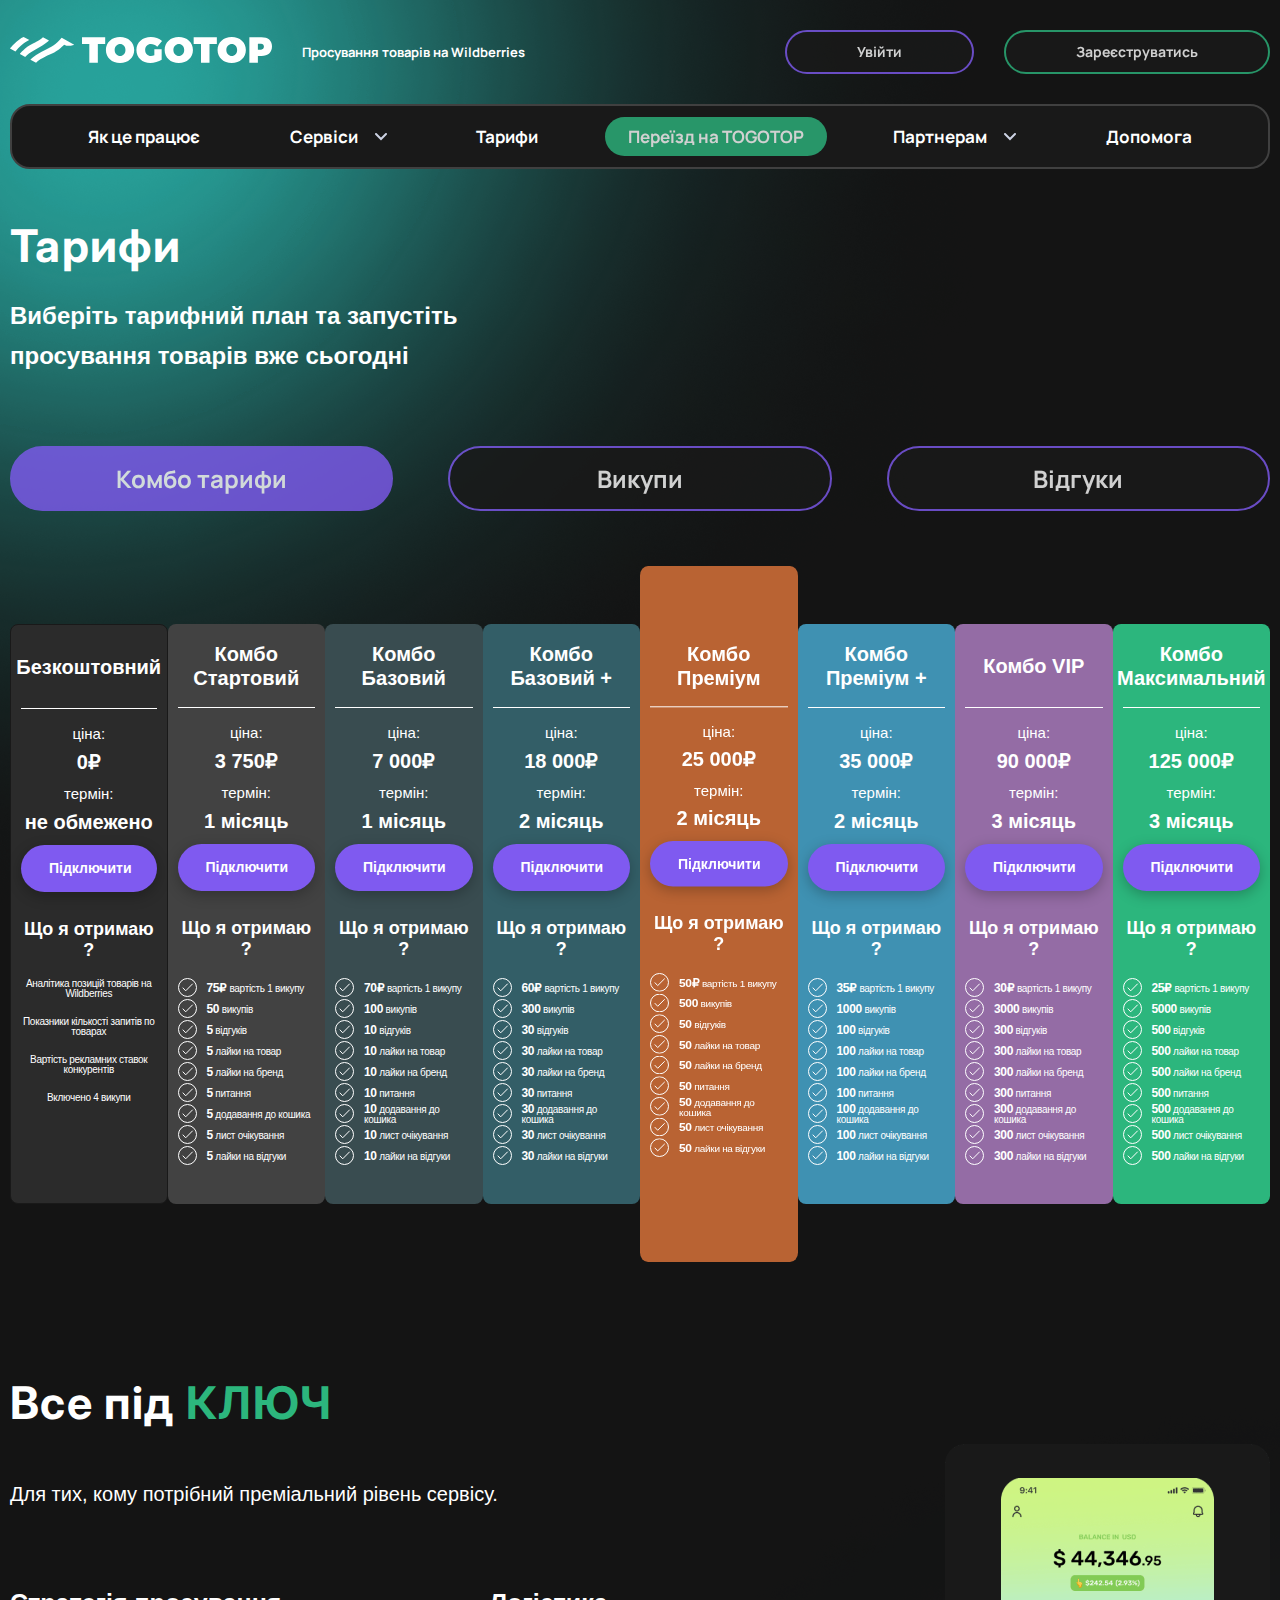
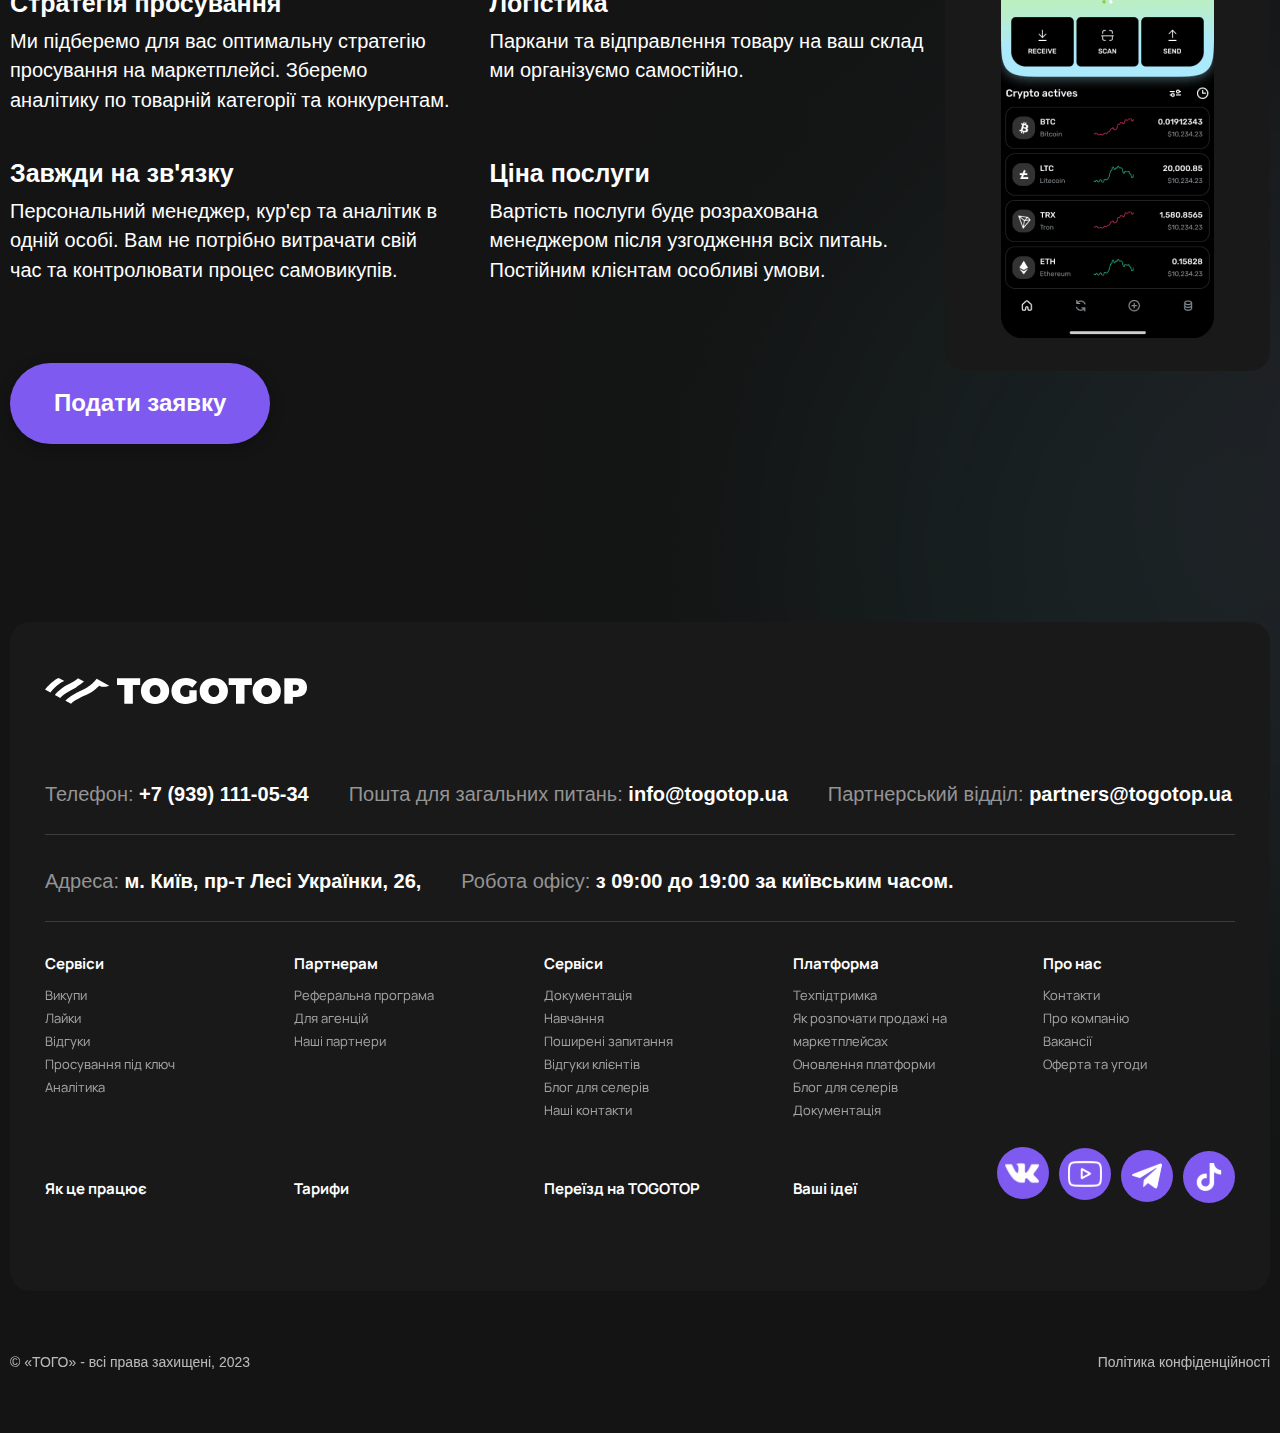
<file: tarifs.html>
<!DOCTYPE html>
<html lang="uk">
<head>
   <meta charset="UTF-8">
   <meta name="viewport" content="width=device-width, initial-scale=1.0">
   <meta name="description" content="" />
   <title>TOGOTOP - Тарифи</title>
   <link rel="preconnect" href="https://fonts.googleapis.com">
   <link rel="preconnect" href="https://fonts.gstatic.com" crossorigin>
   <link
      href="https://fonts.googleapis.com/css2?family=Bebas+Neue&family=Flow+Circular&family=Inter:wght@400;500;600&family=Manrope:wght@300;400;600;700&family=Open+Sans:wght@600&display=swap"
      rel="stylesheet">
   <link href="https://fonts.cdnfonts.com/css/circe" rel="stylesheet">
   <link rel="apple-touch-icon" sizes="180x180" href="img/favicon/apple-touch-icon.png">
   <link rel="icon" type="image/png" sizes="32x32" href="img/favicon/favicon-32x32.png">
   <link rel="icon" type="image/png" sizes="16x16" href="img/favicon/favicon-16x16.png">
   <link rel="manifest" href="img/favicon/site.webmanifest">
   <link rel="mask-icon" href="img/favicon/safari-pinned-tab.svg" color="#5bbad5">
   <link rel="shortcut icon" href="img/favicon/favicon.ico">
   <meta name="msapplication-TileColor" content="#603cba">
   <meta name="msapplication-config" content="img/favicon/browserconfig.xml">
   <meta name="theme-color" content="#9e17b1">
   <link rel="preconnect" href="https://fonts.googleapis.com">
   <link rel="preconnect" href="https://fonts.gstatic.com" crossorigin>
   <link href="https://fonts.googleapis.com/css2?family=Bebas+Neue&family=Flow+Circular&family=Inter:wght@400;500;600&family=Manrope:wght@300;400;600;700&family=Open+Sans:wght@600&display=swap" rel="stylesheet">
   <link href="https://fonts.cdnfonts.com/css/circe" rel="stylesheet">
   <link rel="stylesheet" href="https://cdnjs.cloudflare.com/ajax/libs/modern-normalize/1.1.0/modern-normalize.min.css"
      integrity="sha512-wpPYUAdjBVSE4KJnH1VR1HeZfpl1ub8YT/NKx4PuQ5NmX2tKuGu6U/JRp5y+Y8XG2tV+wKQpNHVUX03MfMFn9Q=="
      crossorigin="anonymous" referrerpolicy="no-referrer">
   <link rel="stylesheet" type="text/css" href="./CSS/main.min.css">
</head>
<body>

   <header class="header">
      <div class="header__container container">
         <div class="header__top">
            <a href="index.html" class="header__logo">
               <img class="header__image" src="./img/logo-togotop.svg" alt="Logo">
            </a>
            <p class="header__text">
               Просування товарів на Wildberries
            </p>
   
            <a href="#" class="header__link btn-border">
               Увійти
            </a>
            <a href="#" class="header__link btn-border green">
               Зареєструватись
            </a>
         </div>
         <div class="header__bottom">
            <nav class="header__navigation">
               <ul class="header__list">
                  <li class="header__item">
                     <a href="#" class="header__item-link">
                        Як це працює
                     </a>
                  </li>
                  <li class="header__item">
                     <a href="#" class="header__item-link">
                        Сервіси
                        <img class="header__icon" src="./img/icons/arrow.svg" alt="Arrow">
                     </a>
                  </li>
                  <li class="header__item">
                     <a href="tarifs.html" class="header__item-link">
                        Тарифи
                     </a>
                  </li>
                  <li class="header__item">
                     <a href="#" class="header__item-link green">
                        Переїзд на TOGOTOP
                     </a>
                  </li>
                  <li class="header__item">
                     <a href="parteners-program.html" class="header__item-link">
                        Партнерам
                        <img class="header__icon" src="./img/icons/arrow.svg" alt="Arrow">
                     </a>
                  </li>
                  <li class="header__item">
                     <a href="#" class="header__item-link">
                        Допомога
                     </a>
                  </li>
               </ul>
            </nav>
         </div>
      </div>
   </header>

   <main class="main">
      <section class="tarifs">
         <div class="tarifs__container container">
            <h2 class="tarifs__title title">
               Тарифи
            </h2>
            <p class="tarifs__text">
               Виберіть тарифний план та запустіть просування товарів вже сьогодні
            </p>
            <div class="tarifs__content">
               <div class="tarifs__buttons">
                  <button data-tarifs-btn="1" class="tarifs__btn btn-border violet active">
                     Комбо тарифи
                  </button>
                  <button data-tarifs-btn="2" class="tarifs__btn btn-border violet">
                     Викупи
                  </button>
                  <button data-tarifs-btn="3" class="tarifs__btn btn-border violet">
                     Відгуки
                  </button>
               </div>
               <div data-tarifs-object="" class="tarifs__blocks">
                  <div class="tarifs__block">
                     <h3 class="tarifs__block-title">
                        Безкоштовний
                     </h3>
                     <div class="tarifs__data">
                        <p class="tarifs__name">ціна:</p>
                        <p class="tarifs__value">0₽</p>
                     </div>
                     <div class="tarifs__data">
                        <p class="tarifs__name">термін:</p>
                        <p class="tarifs__value">не обмежено</p>
                     </div>
                     <a href="#" class="tarifs__block-btn btn-violet">Підключити</a>
                     <div class="tarifs__block-text free">
                        <h4 class="tarifs__text-title">Що я отримаю ?</h4>
                        <ul class="tarifs__block-list">
                           <li class="tarifs__item">
                              Аналітика позицій
                              товарів на Wildberries
                           </li>
                           <li class="tarifs__item">
                              Показники кількості
                              запитів по товарах
                           </li>
                           <li class="tarifs__item">
                              Вартість рекламних
                              ставок конкурентів
                           </li>
                           <li class="tarifs__item">
                              Включено 4 викупи
                           </li>
                        </ul>
                     </div>
                  </div>
                  <div class="tarifs__block">
                     <h3 class="tarifs__block-title">
                        Комбо
                        Стартовий
                     </h3>
                     <div class="tarifs__data">
                        <p class="tarifs__name">ціна:</p>
                        <p class="tarifs__value">3 750₽</p>
                     </div>
                     <div class="tarifs__data">
                        <p class="tarifs__name">термін:</p>
                        <p class="tarifs__value">1 місяць</p>
                     </div>
                     <a href="#" class="tarifs__block-btn btn-violet">Підключити</a>
                     <div class="tarifs__block-text">
                        <h4 class="tarifs__text-title">Що я отримаю ?</h4>
                        <ul class="tarifs__block-list">
                           <li class="tarifs__item">
                              <div class="tarifs__item-media">
                                 <img src="./img/tarifs/icon.svg" alt="Item Icon" class="tarifs__icon">
                              </div>
                              <p class="tarifs__item-text">
                                 <span class="tarifs__item-span">75₽</span>
                                 вартість 1 викупу
                              </p>
                           </li>
                           <li class="tarifs__item">
                              <div class="tarifs__item-media">
                                 <img src="./img/tarifs/icon.svg" alt="Item Icon" class="tarifs__icon">
                              </div>
                              <p class="tarifs__item-text">
                                 <span class="tarifs__item-span">50</span>
                                 викупів
                              </p>
                           </li>
                           <li class="tarifs__item">
                              <div class="tarifs__item-media">
                                 <img src="./img/tarifs/icon.svg" alt="Item Icon" class="tarifs__icon">
                              </div>
                              <p class="tarifs__item-text">
                                 <span class="tarifs__item-span">5</span>
                                 відгуків
                              </p>
                           </li>
                           <li class="tarifs__item">
                              <div class="tarifs__item-media">
                                 <img src="./img/tarifs/icon.svg" alt="Item Icon" class="tarifs__icon">
                              </div>
                              <p class="tarifs__item-text">
                                 <span class="tarifs__item-span">5</span>
                                 лайки на товар
                              </p>
                           </li>
                           <li class="tarifs__item">
                              <div class="tarifs__item-media">
                                 <img src="./img/tarifs/icon.svg" alt="Item Icon" class="tarifs__icon">
                              </div>
                              <p class="tarifs__item-text">
                                 <span class="tarifs__item-span">5</span>
                                 лайки на бренд
                              </p>
                           </li>
                           <li class="tarifs__item">
                              <div class="tarifs__item-media">
                                 <img src="./img/tarifs/icon.svg" alt="Item Icon" class="tarifs__icon">
                              </div>
                              <p class="tarifs__item-text">
                                 <span class="tarifs__item-span">5</span>
                                 питання
                              </p>
                           </li>
                           <li class="tarifs__item">
                              <div class="tarifs__item-media">
                                 <img src="./img/tarifs/icon.svg" alt="Item Icon" class="tarifs__icon">
                              </div>
                              <p class="tarifs__item-text">
                                 <span class="tarifs__item-span">5</span>
                                 додавання до кошика
                              </p>
                           </li>
                           <li class="tarifs__item">
                              <div class="tarifs__item-media">
                                 <img src="./img/tarifs/icon.svg" alt="Item Icon" class="tarifs__icon">
                              </div>
                              <p class="tarifs__item-text">
                                 <span class="tarifs__item-span">5</span>
                                 лист очікування
                              </p>
                           </li>
                           <li class="tarifs__item">
                              <div class="tarifs__item-media">
                                 <img src="./img/tarifs/icon.svg" alt="Item Icon" class="tarifs__icon">
                              </div>
                              <p class="tarifs__item-text">
                                 <span class="tarifs__item-span">5</span>
                                 лайки на відгуки
                              </p>
                           </li>
                        </ul>
                     </div>
                  </div>
                  <div class="tarifs__block">
                     <h3 class="tarifs__block-title">
                        Комбо
                        Базовий
                     </h3>
                     <div class="tarifs__data">
                        <p class="tarifs__name">ціна:</p>
                        <p class="tarifs__value">7 000₽</p>
                     </div>
                     <div class="tarifs__data">
                        <p class="tarifs__name">термін:</p>
                        <p class="tarifs__value">1 місяць</p>
                     </div>
                     <a href="#" class="tarifs__block-btn btn-violet">Підключити</a>
                     <div class="tarifs__block-text">
                        <h4 class="tarifs__text-title">Що я отримаю ?</h4>
                        <ul class="tarifs__block-list">
                           <li class="tarifs__item">
                              <div class="tarifs__item-media">
                                 <img src="./img/tarifs/icon.svg" alt="Item Icon" class="tarifs__icon">
                              </div>
                              <p class="tarifs__item-text">
                                 <span class="tarifs__item-span">70₽</span>
                                 вартість 1 викупу
                              </p>
                           </li>
                           <li class="tarifs__item">
                              <div class="tarifs__item-media">
                                 <img src="./img/tarifs/icon.svg" alt="Item Icon" class="tarifs__icon">
                              </div>
                              <p class="tarifs__item-text">
                                 <span class="tarifs__item-span">100</span>
                                 викупів
                              </p>
                           </li>
                           <li class="tarifs__item">
                              <div class="tarifs__item-media">
                                 <img src="./img/tarifs/icon.svg" alt="Item Icon" class="tarifs__icon">
                              </div>
                              <p class="tarifs__item-text">
                                 <span class="tarifs__item-span">10</span>
                                 відгуків
                              </p>
                           </li>
                           <li class="tarifs__item">
                              <div class="tarifs__item-media">
                                 <img src="./img/tarifs/icon.svg" alt="Item Icon" class="tarifs__icon">
                              </div>
                              <p class="tarifs__item-text">
                                 <span class="tarifs__item-span">10</span>
                                 лайки на товар
                              </p>
                           </li>
                           <li class="tarifs__item">
                              <div class="tarifs__item-media">
                                 <img src="./img/tarifs/icon.svg" alt="Item Icon" class="tarifs__icon">
                              </div>
                              <p class="tarifs__item-text">
                                 <span class="tarifs__item-span">10</span>
                                 лайки на бренд
                              </p>
                           </li>
                           <li class="tarifs__item">
                              <div class="tarifs__item-media">
                                 <img src="./img/tarifs/icon.svg" alt="Item Icon" class="tarifs__icon">
                              </div>
                              <p class="tarifs__item-text">
                                 <span class="tarifs__item-span">10</span>
                                 питання
                              </p>
                           </li>
                           <li class="tarifs__item">
                              <div class="tarifs__item-media">
                                 <img src="./img/tarifs/icon.svg" alt="Item Icon" class="tarifs__icon">
                              </div>
                              <p class="tarifs__item-text">
                                 <span class="tarifs__item-span">10</span>
                                 додавання до кошика
                              </p>
                           </li>
                           <li class="tarifs__item">
                              <div class="tarifs__item-media">
                                 <img src="./img/tarifs/icon.svg" alt="Item Icon" class="tarifs__icon">
                              </div>
                              <p class="tarifs__item-text">
                                 <span class="tarifs__item-span">10</span>
                                 лист очікування
                              </p>
                           </li>
                           <li class="tarifs__item">
                              <div class="tarifs__item-media">
                                 <img src="./img/tarifs/icon.svg" alt="Item Icon" class="tarifs__icon">
                              </div>
                              <p class="tarifs__item-text">
                                 <span class="tarifs__item-span">10</span>
                                 лайки на відгуки
                              </p>
                           </li>
                        </ul>
                     </div>
                  </div>
                  <div class="tarifs__block">
                     <h3 class="tarifs__block-title">
                        Комбо
                        Базовий +
                     </h3>
                     <div class="tarifs__data">
                        <p class="tarifs__name">ціна:</p>
                        <p class="tarifs__value">18 000₽</p>
                     </div>
                     <div class="tarifs__data">
                        <p class="tarifs__name">термін:</p>
                        <p class="tarifs__value">2 місяць</p>
                     </div>
                     <a href="#" class="tarifs__block-btn btn-violet">Підключити</a>
                     <div class="tarifs__block-text">
                        <h4 class="tarifs__text-title">Що я отримаю ?</h4>
                        <ul class="tarifs__block-list">
                           <li class="tarifs__item">
                              <div class="tarifs__item-media">
                                 <img src="./img/tarifs/icon.svg" alt="Item Icon" class="tarifs__icon">
                              </div>
                              <p class="tarifs__item-text">
                                 <span class="tarifs__item-span">60₽</span>
                                 вартість 1 викупу
                              </p>
                           </li>
                           <li class="tarifs__item">
                              <div class="tarifs__item-media">
                                 <img src="./img/tarifs/icon.svg" alt="Item Icon" class="tarifs__icon">
                              </div>
                              <p class="tarifs__item-text">
                                 <span class="tarifs__item-span">300</span>
                                 викупів
                              </p>
                           </li>
                           <li class="tarifs__item">
                              <div class="tarifs__item-media">
                                 <img src="./img/tarifs/icon.svg" alt="Item Icon" class="tarifs__icon">
                              </div>
                              <p class="tarifs__item-text">
                                 <span class="tarifs__item-span">30</span>
                                 відгуків
                              </p>
                           </li>
                           <li class="tarifs__item">
                              <div class="tarifs__item-media">
                                 <img src="./img/tarifs/icon.svg" alt="Item Icon" class="tarifs__icon">
                              </div>
                              <p class="tarifs__item-text">
                                 <span class="tarifs__item-span">30</span>
                                 лайки на товар
                              </p>
                           </li>
                           <li class="tarifs__item">
                              <div class="tarifs__item-media">
                                 <img src="./img/tarifs/icon.svg" alt="Item Icon" class="tarifs__icon">
                              </div>
                              <p class="tarifs__item-text">
                                 <span class="tarifs__item-span">30</span>
                                 лайки на бренд
                              </p>
                           </li>
                           <li class="tarifs__item">
                              <div class="tarifs__item-media">
                                 <img src="./img/tarifs/icon.svg" alt="Item Icon" class="tarifs__icon">
                              </div>
                              <p class="tarifs__item-text">
                                 <span class="tarifs__item-span">30</span>
                                 питання
                              </p>
                           </li>
                           <li class="tarifs__item">
                              <div class="tarifs__item-media">
                                 <img src="./img/tarifs/icon.svg" alt="Item Icon" class="tarifs__icon">
                              </div>
                              <p class="tarifs__item-text">
                                 <span class="tarifs__item-span">30</span>
                                 додавання до кошика
                              </p>
                           </li>
                           <li class="tarifs__item">
                              <div class="tarifs__item-media">
                                 <img src="./img/tarifs/icon.svg" alt="Item Icon" class="tarifs__icon">
                              </div>
                              <p class="tarifs__item-text">
                                 <span class="tarifs__item-span">30</span>
                                 лист очікування
                              </p>
                           </li>
                           <li class="tarifs__item">
                              <div class="tarifs__item-media">
                                 <img src="./img/tarifs/icon.svg" alt="Item Icon" class="tarifs__icon">
                              </div><p class="tarifs__item-text">
                                 <span class="tarifs__item-span">30</span>
                                 лайки на відгуки
                              </p>
                           </li>
                        </ul>
                     </div>
                  </div>
                  <div class="tarifs__block premium">
                     <div class="tarifs__block-wrapper">
                        <h3 class="tarifs__block-title">
                           Комбо
                           Преміум
                        </h3>
                        <div class="tarifs__data">
                           <p class="tarifs__name">ціна:</p>
                           <p class="tarifs__value">25 000₽</p>
                        </div>
                        <div class="tarifs__data">
                           <p class="tarifs__name">термін:</p>
                           <p class="tarifs__value">2 місяць</p>
                        </div>
                        <a href="#" class="tarifs__block-btn btn-violet">Підключити</a>
                        <div class="tarifs__block-text">
                           <h4 class="tarifs__text-title">Що я отримаю ?</h4>
                           <ul class="tarifs__block-list">
                              <li class="tarifs__item">
                                 <div class="tarifs__item-media">
                                    <img src="./img/tarifs/icon.svg" alt="Item Icon" class="tarifs__icon">
                                 </div>
                                 <p class="tarifs__item-text">
                                    <span class="tarifs__item-span">50₽</span>
                                    вартість 1 викупу
                                 </p>
                              </li>
                              <li class="tarifs__item">
                                 <div class="tarifs__item-media">
                                    <img src="./img/tarifs/icon.svg" alt="Item Icon" class="tarifs__icon">
                                 </div>
                                 <p class="tarifs__item-text">
                                    <span class="tarifs__item-span">500</span>
                                    викупів
                                 </p>
                              </li>
                              <li class="tarifs__item">
                                 <div class="tarifs__item-media">
                                    <img src="./img/tarifs/icon.svg" alt="Item Icon" class="tarifs__icon">
                                 </div>
                                 <p class="tarifs__item-text">
                                    <span class="tarifs__item-span">50</span>
                                    відгуків
                                 </p>
                              </li>
                              <li class="tarifs__item">
                                 <div class="tarifs__item-media">
                                    <img src="./img/tarifs/icon.svg" alt="Item Icon" class="tarifs__icon">
                                 </div>
                                 <p class="tarifs__item-text">
                                    <span class="tarifs__item-span">50</span>
                                    лайки на товар
                                 </p>
                              </li>
                              <li class="tarifs__item">
                                 <div class="tarifs__item-media">
                                    <img src="./img/tarifs/icon.svg" alt="Item Icon" class="tarifs__icon">
                                 </div>
                                 <p class="tarifs__item-text">
                                    <span class="tarifs__item-span">50</span>
                                    лайки на бренд
                                 </p>
                              </li>
                              <li class="tarifs__item">
                                 <div class="tarifs__item-media">
                                    <img src="./img/tarifs/icon.svg" alt="Item Icon" class="tarifs__icon">
                                 </div>
                                 <p class="tarifs__item-text">
                                    <span class="tarifs__item-span">50</span>
                                    питання
                                 </p>
                              </li>
                              <li class="tarifs__item">
                                 <div class="tarifs__item-media">
                                    <img src="./img/tarifs/icon.svg" alt="Item Icon" class="tarifs__icon">
                                 </div>
                                 <p class="tarifs__item-text">
                                    <span class="tarifs__item-span">50</span>
                                    додавання до кошика
                                 </p>
                              </li>
                              <li class="tarifs__item">
                                 <div class="tarifs__item-media">
                                    <img src="./img/tarifs/icon.svg" alt="Item Icon" class="tarifs__icon">
                                 </div>
                                 <p class="tarifs__item-text">
                                    <span class="tarifs__item-span">50</span>
                                    лист очікування
                                 </p>
                              </li>
                              <li class="tarifs__item">
                                 <div class="tarifs__item-media">
                                    <img src="./img/tarifs/icon.svg" alt="Item Icon" class="tarifs__icon">
                                 </div>
                                 <p class="tarifs__item-text">
                                    <span class="tarifs__item-span">50</span>
                                    лайки на відгуки
                                 </p>
                              </li>
                           </ul>
                        </div>
                     </div>
                  </div>
                  <div class="tarifs__block">
                     <h3 class="tarifs__block-title">
                        Комбо
                        Преміум +
                     </h3>
                     <div class="tarifs__data">
                        <p class="tarifs__name">ціна:</p>
                        <p class="tarifs__value">35 000₽</p>
                     </div>
                     <div class="tarifs__data">
                        <p class="tarifs__name">термін:</p>
                        <p class="tarifs__value">2 місяць</p>
                     </div>
                     <a href="#" class="tarifs__block-btn btn-violet">Підключити</a>
                     <div class="tarifs__block-text">
                        <h4 class="tarifs__text-title">Що я отримаю ?</h4>
                        <ul class="tarifs__block-list">
                           <li class="tarifs__item">
                              <div class="tarifs__item-media">
                                 <img src="./img/tarifs/icon.svg" alt="Item Icon" class="tarifs__icon">
                              </div>
                              <p class="tarifs__item-text">
                                 <span class="tarifs__item-span">35₽</span>
                                 вартість 1 викупу
                              </p>
                           </li>
                           <li class="tarifs__item">
                              <div class="tarifs__item-media">
                                 <img src="./img/tarifs/icon.svg" alt="Item Icon" class="tarifs__icon">
                              </div>
                              <p class="tarifs__item-text">
                                 <span class="tarifs__item-span">1000</span>
                                 викупів
                              </p>
                           </li>
                           <li class="tarifs__item">
                              <div class="tarifs__item-media">
                                 <img src="./img/tarifs/icon.svg" alt="Item Icon" class="tarifs__icon">
                              </div>
                              <p class="tarifs__item-text">
                                 <span class="tarifs__item-span">100</span>
                                 відгуків
                              </p>
                           </li>
                           <li class="tarifs__item">
                              <div class="tarifs__item-media">
                                 <img src="./img/tarifs/icon.svg" alt="Item Icon" class="tarifs__icon">
                              </div>
                              <p class="tarifs__item-text">
                                 <span class="tarifs__item-span">100</span>
                                 лайки на товар
                              </p>
                           </li>
                           <li class="tarifs__item">
                              <div class="tarifs__item-media">
                                 <img src="./img/tarifs/icon.svg" alt="Item Icon" class="tarifs__icon">
                              </div>
                              <p class="tarifs__item-text">
                                 <span class="tarifs__item-span">100</span>
                                 лайки на бренд
                              </p>
                           </li>
                           <li class="tarifs__item">
                              <div class="tarifs__item-media">
                                 <img src="./img/tarifs/icon.svg" alt="Item Icon" class="tarifs__icon">
                              </div>
                              <p class="tarifs__item-text">
                                 <span class="tarifs__item-span">100</span>
                                 питання
                              </p>
                           </li>
                           <li class="tarifs__item">
                              <div class="tarifs__item-media">
                                 <img src="./img/tarifs/icon.svg" alt="Item Icon" class="tarifs__icon">
                              </div>
                              <p class="tarifs__item-text">
                                 <span class="tarifs__item-span">100</span>
                                 додавання до кошика
                              </p>
                           </li>
                           <li class="tarifs__item">
                              <div class="tarifs__item-media">
                                 <img src="./img/tarifs/icon.svg" alt="Item Icon" class="tarifs__icon">
                              </div>
                              <p class="tarifs__item-text">
                                 <span class="tarifs__item-span">100</span>
                                 лист очікування
                              </p>
                           </li>
                           <li class="tarifs__item">
                              <div class="tarifs__item-media">
                                 <img src="./img/tarifs/icon.svg" alt="Item Icon" class="tarifs__icon">
                              </div>
                              <p class="tarifs__item-text">
                                 <span class="tarifs__item-span">100</span>
                                 лайки на відгуки
                              </p>
                           </li>
                        </ul>
                     </div>
                  </div>
                  <div class="tarifs__block">
                     <h3 class="tarifs__block-title">
                        Комбо
                        VIP
                     </h3>
                     <div class="tarifs__data">
                        <p class="tarifs__name">ціна:</p>
                        <p class="tarifs__value">90 000₽</p>
                     </div>
                     <div class="tarifs__data">
                        <p class="tarifs__name">термін:</p>
                        <p class="tarifs__value">3 місяць</p>
                     </div>
                     <a href="#" class="tarifs__block-btn btn-violet">Підключити</a>
                     <div class="tarifs__block-text">
                        <h4 class="tarifs__text-title">Що я отримаю ?</h4>
                        <ul class="tarifs__block-list">
                           <li class="tarifs__item">
                              <div class="tarifs__item-media">
                                 <img src="./img/tarifs/icon.svg" alt="Item Icon" class="tarifs__icon">
                              </div>
                              <p class="tarifs__item-text">
                                 <span class="tarifs__item-span">30₽</span>
                                 вартість 1 викупу
                              </p>
                           </li>
                           <li class="tarifs__item">
                              <div class="tarifs__item-media">
                                 <img src="./img/tarifs/icon.svg" alt="Item Icon" class="tarifs__icon">
                              </div>
                              <p class="tarifs__item-text">
                                 <span class="tarifs__item-span">3000</span>
                                 викупів
                              </p>
                           </li>
                           <li class="tarifs__item">
                              <div class="tarifs__item-media">
                                 <img src="./img/tarifs/icon.svg" alt="Item Icon" class="tarifs__icon">
                              </div>
                              <p class="tarifs__item-text">
                                 <span class="tarifs__item-span">300</span>
                                 відгуків
                              </p>
                           </li>
                           <li class="tarifs__item">
                              <div class="tarifs__item-media">
                                 <img src="./img/tarifs/icon.svg" alt="Item Icon" class="tarifs__icon">
                              </div>
                              <p class="tarifs__item-text">
                                 <span class="tarifs__item-span">300</span>
                                 лайки на товар
                              </p>
                           </li>
                           <li class="tarifs__item">
                              <div class="tarifs__item-media">
                                 <img src="./img/tarifs/icon.svg" alt="Item Icon" class="tarifs__icon">
                              </div>
                              <p class="tarifs__item-text">
                                 <span class="tarifs__item-span">300</span>
                                 лайки на бренд
                              </p>
                           </li>
                           <li class="tarifs__item">
                              <div class="tarifs__item-media">
                                 <img src="./img/tarifs/icon.svg" alt="Item Icon" class="tarifs__icon">
                              </div>
                              <p class="tarifs__item-text">
                                 <span class="tarifs__item-span">300</span>
                                 питання
                              </p>
                           </li>
                           <li class="tarifs__item">
                              <div class="tarifs__item-media">
                                 <img src="./img/tarifs/icon.svg" alt="Item Icon" class="tarifs__icon">
                              </div>
                              <p class="tarifs__item-text">
                                 <span class="tarifs__item-span">300</span>
                                 додавання до кошика
                              </p>
                           </li>
                           <li class="tarifs__item">
                              <div class="tarifs__item-media">
                                 <img src="./img/tarifs/icon.svg" alt="Item Icon" class="tarifs__icon">
                              </div>
                              <p class="tarifs__item-text">
                                 <span class="tarifs__item-span">300</span>
                                 лист очікування
                              </p>
                           </li>
                           <li class="tarifs__item">
                              <div class="tarifs__item-media">
                                 <img src="./img/tarifs/icon.svg" alt="Item Icon" class="tarifs__icon">
                              </div>
                              <p class="tarifs__item-text">
                                 <span class="tarifs__item-span">300</span>
                                 лайки на відгуки
                              </p>
                           </li>
                        </ul>
                     </div>
                  </div>
                  <div class="tarifs__block">
                     <h3 class="tarifs__block-title">
                        Комбо
                        Максимальний
                     </h3>
                     <div class="tarifs__data">
                        <p class="tarifs__name">ціна:</p>
                        <p class="tarifs__value">125 000₽</p>
                     </div>
                     <div class="tarifs__data">
                        <p class="tarifs__name">термін:</p>
                        <p class="tarifs__value">3 місяць</p>
                     </div>
                     <a href="#" class="tarifs__block-btn btn-violet">Підключити</a>
                     <div class="tarifs__block-text">
                        <h4 class="tarifs__text-title">Що я отримаю ?</h4>
                        <ul class="tarifs__block-list">
                           <li class="tarifs__item">
                              <div class="tarifs__item-media">
                                 <img src="./img/tarifs/icon.svg" alt="Item Icon" class="tarifs__icon">
                              </div>
                              <p class="tarifs__item-text">
                                 <span class="tarifs__item-span">25₽</span>
                                 вартість 1 викупу
                              </p>
                           </li>
                           <li class="tarifs__item">
                              <div class="tarifs__item-media">
                                 <img src="./img/tarifs/icon.svg" alt="Item Icon" class="tarifs__icon">
                              </div>
                              <p class="tarifs__item-text">
                                 <span class="tarifs__item-span">5000</span>
                                 викупів
                              </p>
                           </li>
                           <li class="tarifs__item">
                              <div class="tarifs__item-media">
                                 <img src="./img/tarifs/icon.svg" alt="Item Icon" class="tarifs__icon">
                              </div>
                              <p class="tarifs__item-text">
                                 <span class="tarifs__item-span">500</span>
                                 відгуків
                              </p>
                           </li>
                           <li class="tarifs__item">
                              <div class="tarifs__item-media">
                                 <img src="./img/tarifs/icon.svg" alt="Item Icon" class="tarifs__icon">
                              </div>
                              <p class="tarifs__item-text">
                                 <span class="tarifs__item-span">500</span>
                                 лайки на товар
                              </p>
                           </li>
                           <li class="tarifs__item">
                              <div class="tarifs__item-media">
                                 <img src="./img/tarifs/icon.svg" alt="Item Icon" class="tarifs__icon">
                              </div>
                              <p class="tarifs__item-text">
                                 <span class="tarifs__item-span">500</span>
                                 лайки на бренд
                              </p>
                           </li>
                           <li class="tarifs__item">
                              <div class="tarifs__item-media">
                                 <img src="./img/tarifs/icon.svg" alt="Item Icon" class="tarifs__icon">
                              </div>
                              <p class="tarifs__item-text">
                                 <span class="tarifs__item-span">500</span>
                                 питання
                              </p>
                           </li>
                           <li class="tarifs__item">
                              <div class="tarifs__item-media">
                                 <img src="./img/tarifs/icon.svg" alt="Item Icon" class="tarifs__icon">
                              </div>
                              <p class="tarifs__item-text">
                                 <span class="tarifs__item-span">500</span>
                                 додавання до кошика
                              </p>
                           </li>
                           <li class="tarifs__item">
                              <div class="tarifs__item-media">
                                 <img src="./img/tarifs/icon.svg" alt="Item Icon" class="tarifs__icon">
                              </div>
                              <p class="tarifs__item-text">
                                 <span class="tarifs__item-span">500</span>
                                 лист очікування
                              </p>
                           </li>
                           <li class="tarifs__item">
                              <div class="tarifs__item-media">
                                 <img src="./img/tarifs/icon.svg" alt="Item Icon" class="tarifs__icon">
                              </div>
                              <p class="tarifs__item-text">
                                 <span class="tarifs__item-span">500</span>
                                 лайки на відгуки
                              </p>
                           </li>
                        </ul>
                     </div>
                  </div>
               </div>
            </div>
         </div>
      </section>
      <section class="all-on-key">
         <div class="all-on-key__container container">
            <div class="all-on-key__content">
               <h2 class="all-on-key__title title">
                  Все під 
                  <span class="all-on-key__title-span span-green">
                     КЛЮЧ
                  </span>
               </h2>
               <p class="all-on-key__sub-title">
                  Для тих, кому потрібний преміальний рівень сервісу.
               </p>
               <div class="all-on-key__blocks">
                  <div class="all-on-key__block">
                     <h3 class="all-on-key__block-title">
                        Стратегія просування
                     </h3>
                     <p class="all-on-key__block-text">
                        Ми підберемо для вас оптимальну стратегію
                        просування на маркетплейсі. Зберемо аналітику
                        по товарній категорії та конкурентам.
                     </p>
                  </div>
                  <div class="all-on-key__block">
                     <h3 class="all-on-key__block-title">
                        Логістика
                     </h3>
                     <p class="all-on-key__block-text">
                        Паркани та відправлення товару на ваш склад
                        ми організуємо самостійно.
                     </p>
                  </div>
                  <div class="all-on-key__block">
                     <h3 class="all-on-key__block-title">
                        Завжди на зв'язку
                     </h3>
                     <p class="all-on-key__block-text">
                        Персональний менеджер, кур'єр та аналітик в одній особі. 
                        Вам не потрібно витрачати свій час та контролювати процес
                        самовикупів.
                     </p>
                  </div>
                  <div class="all-on-key__block">
                     <h3 class="all-on-key__block-title">
                        Ціна послуги
                     </h3>
                     <p class="all-on-key__block-text">
                        Вартість послуги буде розрахована менеджером після узгодження всіх питань. 
                        Постійним клієнтам особливі умови.
                     </p>
                  </div>
               </div>
               <div class="all-on-key__buttons">
                  <a href="#" class="all-on-key__btn btn-violet">Подати заявку</a>
               </div>
            </div>
            <div class="all-on-key__media">
               <img class="all-on-key__image" src="./img/all-on-key/image-key.png" alt="All-on-key Image">
            </div>
         </div>
      </section>
   </main>

   <footer class="footer">
      <div class="footer__container container">
         <div class="footer__top">
            <div class="footer__media">
               <img src="./img/logo-togotop.svg" alt="Logo" class="footer__image">
            </div>
            <div class="footer__row">
               <p class="footer__row-text">
                  Телефон:
                  <a href="tel:79391110534" class="footer__row-link">
                     +7 (939) 111-05-34
                  </a>
               </p>
               <p class="footer__row-text">
                  Пошта для загальних питань:
                  <a href="mailto:info@togotop.ua" class="footer__row-link">
                     info@togotop.ua
                  </a>
               </p>
               <p class="footer__row-text">
                  Партнерський відділ:
                  <a href="mailto:partners@togotop.ua" class="footer__row-link">
                     partners@togotop.ua
                  </a>
               </p>
            </div>
            <div class="footer__row">
               <p class="footer__row-text">
                  Адреса:
                  <span class="footer__row-text-span">
                     <a href="https://goo.gl/maps/CPtrU1FHBa2aNyZL9" target="_blank" rel="noopener noreferrer nofollow">
                        м. Київ, пр-т Лесі Українки, 26,
                     </a>
                  </span>
               </p>
               <p class="footer__row-text">
                  Робота офісу:
                  <span class="footer__row-text-span">
                     з 09:00 до 19:00 за київським часом.
                  </span>
               </p>
            </div>
            <div class="footer__blocks">
               <div class="footer__block">
                  <h4 class="footer__block-title">Сервіси</h4>
                  <ul class="footer__list">
                     <li class="footer__item">
                        <a href="#" class="footer__link">Викупи</a>
                        <a href="#" class="footer__link">Лайки</a>
                        <a href="#" class="footer__link">Відгуки</a>
                        <a href="#" class="footer__link">Просування під ключ</a>
                        <a href="#" class="footer__link">Аналітика</a>
                     </li>
                  </ul>
               </div>
               <div class="footer__block">
                  <h4 class="footer__block-title">Партнерам</h4>
                  <ul class="footer__list">
                     <li class="footer__item">
                        <a href="#" class="footer__link">Реферальна програма</a>
                        <a href="#" class="footer__link">Для агенцій</a>
                        <a href="#" class="footer__link">Наші партнери</a>
                     </li>
                  </ul>
               </div>
               <div class="footer__block">
                  <h4 class="footer__block-title">Сервіси</h4>
                  <ul class="footer__list">
                     <li class="footer__item">
                        <a href="#" class="footer__link">Документація</a>
                        <a href="#" class="footer__link">Навчання</a>
                        <a href="#" class="footer__link">Поширені запитання</a>
                        <a href="#" class="footer__link">Відгуки клієнтів</a>
                        <a href="#" class="footer__link">Блог для селерів</a>
                        <a href="#" class="footer__link">Наші контакти</a>
                     </li>
                  </ul>
               </div>
               <div class="footer__block">
                  <h4 class="footer__block-title">Платформа</h4>
                  <ul class="footer__list">
                     <li class="footer__item">
                        <a href="#" class="footer__link">Техпідтримка</a>
                        <a href="#" class="footer__link">Як розпочати продажі на маркетплейсах</a>
                        <a href="#" class="footer__link">Оновлення платформи</a>
                        <a href="#" class="footer__link">Блог для селерів</a>
                        <a href="#" class="footer__link">Документація</a>
                     </li>
                  </ul>
               </div>
               <div class="footer__block">
                  <h4 class="footer__block-title">Про нас</h4>
                  <ul class="footer__list">
                     <li class="footer__item">
                        <a href="#" class="footer__link">Контакти</a>
                        <a href="#" class="footer__link">Про компанію</a>
                        <a href="#" class="footer__link">Вакансії</a>
                        <a href="#" class="footer__link">Оферта та угоди</a>
                     </li>
                  </ul>
               </div>
               <div class="footer__block">
                  <a href="#" class="footer__block-link">Як це працює</a>
               </div>
               <div class="footer__block">
                  <a href="#" class="footer__block-link">Тарифи</a>
               </div>
               <div class="footer__block">
                  <a href="#" class="footer__block-link">Переїзд на TOGOTOP</a>
               </div>
               <div class="footer__block">
                  <a href="#" class="footer__block-link">Ваші ідеї</a>
   
                  <div class="footer__soc">
                     <a href="#" class="footer__soc-link">
                        <img src="./img/footer/icon-vk.svg" alt="Vk Icon" class="footer__image">
                     </a>
                     <a href="#" class="footer__soc-link">
                        <img src="./img/footer/icon-youtube.svg" alt="Youtube Icon" class="footer__image">
                     </a>
                     <a href="#" class="footer__soc-link">
                        <img src="./img/footer/icon-telegram.svg" alt="Telegram Icon" class="footer__image">
                     </a>
                     <a href="#" class="footer__soc-link">
                        <img src="./img/footer/icon-tiktok.svg" alt="TikTok Icon" class="footer__image">
                     </a>
                  </div>
               </div>
            </div>
         </div>
         <div class="footer__bottom">
            <p class="footer__bottom-text">
               © «ТОГО» - всі права захищені, 2023
            </p>
            <a class="footer__bottom-text" href="#">
               Політика конфіденційності
            </a>
         </div>
      </div>
   </footer>

   <script src="./JS/main.js"></script>

</body>
</html>
</file>
<file: CSS/main.min.css>
body{background-color:#141414;position:relative;overflow-x:hidden}body::after{position:absolute;content:"";width:100%;height:100%;top:0;left:0;background-image:url(../img/hero/bg-hero.png);background-repeat:no-repeat;z-index:-1}body::before{position:absolute;content:"";width:1194px;height:1700px;bottom:0;right:-300px;background-image:url(../img/hero/bg-element2.png);background-repeat:no-repeat;z-index:-1}*{-webkit-box-sizing:border-box;box-sizing:border-box;margin:0;padding:0}a{text-decoration:none}li{list-style:none}button{background-color:rgba(0,0,0,0);border:none}:root{--title-green-color: #2CB67D;--accent-color: #7F5AF0;--primary-text-color: #fff;--background-color: #191919}.header{margin-bottom:50px}.header__container{display:-webkit-box;display:-ms-flexbox;display:flex;-webkit-box-orient:vertical;-webkit-box-direction:normal;-ms-flex-direction:column;flex-direction:column}.container{max-width:1300px;width:100%;margin:0 auto;padding:0 10px}.header__top{display:-webkit-box;display:-ms-flexbox;display:flex;-webkit-box-align:center;-ms-flex-align:center;align-items:center;gap:30px;padding:30px 0}.header__text{font-family:"Manrope",sans-serif;font-weight:700;font-size:13px;line-height:18px;color:var(--primary-text-color);margin-right:auto}.btn-border{color:var(--primary-text-color);font-family:"Manrope",sans-serif;font-size:14px;font-weight:700;line-height:19px;padding:10px 70px 11px;background:var(--background-color);border:2px solid var(--accent-color);border-radius:100px;opacity:.8;-webkit-transition:opacity .2s,background-color .2s;transition:opacity .2s,background-color .2s;cursor:pointer}.btn-border.green:hover,.btn-border.green:focus{background-color:var(--accent-color)}.btn-border.violet:hover,.btn-border.violet:focus{background-color:var(--accent-color)}.btn-border.green{border:2px solid var(--title-green-color)}.btn-border:hover,.btn-border:focus{background:var(--title-green-color);border-color:rgba(0,0,0,0);opacity:1}.header__bottom{background:var(--background-color);border-radius:20px;border:2px solid #404040;padding:11px 53px}.header__list{display:-webkit-box;display:-ms-flexbox;display:flex;-webkit-box-align:center;-ms-flex-align:center;align-items:center;gap:30px;-webkit-box-pack:justify;-ms-flex-pack:justify;justify-content:space-between}.header__item-link{color:var(--primary-text-color);font-family:"Manrope",sans-serif;font-size:17px;line-height:23px;font-weight:700;display:-webkit-box;display:-ms-flexbox;display:flex;-webkit-box-align:center;-ms-flex-align:center;align-items:center;gap:17px;padding:8px 23px;border-radius:100px;background-color:rgba(0,0,0,0);-webkit-transition:background-color .2s;transition:background-color .2s}.header__item-link:hover,.header__item-link:focus{background-color:#404040}.header__item-link.green{border-radius:100px;opacity:.8;background:var(--title-green-color);-webkit-transition:opacity .2s;transition:opacity .2s}.header__item-link.green:hover,.header__item-link.green:focus{opacity:1}.hero{position:relative;margin-bottom:148px}.hero::after{position:absolute;content:"";width:100%;height:100%;top:50%;left:42%;-webkit-transform:translate(-45%, -60%);transform:translate(-45%, -60%);background-image:url("../img/hero/bg-element.png");background-repeat:no-repeat;background-position:center;z-index:-1}.hero__top{display:-webkit-box;display:-ms-flexbox;display:flex;-webkit-box-pack:justify;-ms-flex-pack:justify;justify-content:space-between;margin-bottom:60px}.hero__title{font-family:"Inter",sans-serif;font-size:50px;font-weight:700;line-height:139%;letter-spacing:.03em;color:var(--primary-text-color);margin-bottom:50px}.hero__title .violet{color:var(--accent-color)}.hero__title .green{color:var(--title-green-color)}.hero__sub-title{font-family:"Circe Bold",sans-serif;color:var(--primary-text-color);font-size:24px;font-weight:700;line-height:167%;max-width:500px;margin-bottom:73px}.btn-violet{font-family:"Circe Bold",sans-serif;color:var(--primary-text-color);font-size:24px;font-weight:700;line-height:160%;padding:21px 44px;border-radius:100px;background:var(--accent-color);-webkit-box-shadow:0px 4px 14px 0px rgba(0,0,0,.25);box-shadow:0px 4px 14px 0px rgba(0,0,0,.25);opacity:1;-webkit-transition:opacity .2s;transition:opacity .2s}.btn-violet:hover,.btn-violet:focus{opacity:.8}.hero__media img{-webkit-transform:translate(34px, -30px);transform:translate(34px, -30px)}.hero__bottom{border-radius:20px;border:1px solid #404040;padding:10px}.hero__bottom-wrapper{display:-webkit-box;display:-ms-flexbox;display:flex;-webkit-box-align:center;-ms-flex-align:center;align-items:center;-webkit-box-pack:justify;-ms-flex-pack:justify;justify-content:space-between;gap:30px;border-radius:20px;background:var(--background-color);padding:10px 27px}.hero__bottom-block{display:-webkit-box;display:-ms-flexbox;display:flex;-webkit-box-align:center;-ms-flex-align:center;align-items:center;gap:13px}.hero__block-numbers{display:-webkit-box;display:-ms-flexbox;display:flex;-webkit-box-align:center;-ms-flex-align:center;align-items:center;gap:5px}.hero__block-numbers.green{color:var(--title-green-color)}.hero__block-numbers.violet{color:var(--accent-color)}.hero__block-num{font-family:"Inter",sans-serif;font-weight:500;font-size:26px;width:30px;height:49px;padding:8px 5px;border-radius:7px;background:#262626;display:-webkit-box;display:-ms-flexbox;display:flex;-webkit-box-align:center;-ms-flex-align:center;align-items:center;-webkit-box-pack:center;-ms-flex-pack:center;justify-content:center}.hero__block-num-last{width:30px;height:49px;border-radius:7px;background:#262626;position:relative;overflow:hidden}.hero__block-num-last::after{position:absolute;content:"123456789";color:inherit;font-family:"Inter",sans-serif;font-weight:500;font-size:26px;-webkit-writing-mode:vertical-lr;-ms-writing-mode:tb-lr;writing-mode:vertical-lr;text-orientation:upright;top:-127px}.hero__block-text{font-family:"Circe",sans-serif;font-weight:400;font-size:17px;line-height:160%;color:var(--primary-text-color)}.services{margin-bottom:170px}.title{font-family:"Inter",sans-serif;color:var(--primary-text-color);font-size:45px;font-weight:700;line-height:120%;letter-spacing:.03em;margin-bottom:50px}.title .span-green{color:var(--title-green-color)}.title .span-violet{color:var(--accent-color)}.services__title{margin-bottom:135px}.services__content{display:-webkit-box;display:-ms-flexbox;display:flex;-webkit-box-align:center;-ms-flex-align:center;align-items:center;border-radius:20px;background:var(--background-color)}.services__media{-webkit-box-flex:0;-ms-flex:0 1 50%;flex:0 1 50%;margin:-92px 0 -100px}.services__text{-webkit-box-flex:0;-ms-flex:0 1 50%;flex:0 1 50%;padding-left:50px}.services__content-title{font-family:"Inter",sans-serif;color:var(--primary-text-color);font-size:35px;font-weight:500;line-height:130%;letter-spacing:.03em;margin-bottom:44px;max-width:430px;width:100%}.services__content-text{color:var(--primary-text-color);font-family:"Circe",sans-serif;font-size:20px;font-weight:400;line-height:157%;max-width:430px;width:100%}.problems{margin-bottom:130px}.problems__content{background:var(--background-color);border-radius:20px;padding:48px 60px}.problems__tab-links{display:-webkit-box;display:-ms-flexbox;display:flex;-webkit-box-align:center;-ms-flex-align:center;align-items:center;-webkit-box-pack:justify;-ms-flex-pack:justify;justify-content:space-between;gap:16px;margin-bottom:63px}.problems__tab-link.active{background-color:var(--title-green-color);border-color:rgba(0,0,0,0);opacity:1}.problems__tab-content{display:none;-webkit-box-align:center;-ms-flex-align:center;align-items:center}.problems__tab-content.active{display:-webkit-box;display:-ms-flexbox;display:flex}.problems__media{-webkit-box-flex:0;-ms-flex:0 1 50%;flex:0 1 50%}.problems__text{-webkit-box-flex:0;-ms-flex:0 1 50%;flex:0 1 50%;padding-left:65px}.problems__content-title{font-family:"Inter",sans-serif;color:var(--primary-text-color);font-size:35px;font-weight:500;line-height:130%;letter-spacing:.03em;margin-bottom:54px}.problems__content-text{color:var(--primary-text-color);font-family:"Circe",sans-serif;font-size:20px;font-style:normal;font-weight:400;line-height:147%;margin-bottom:33px}.problems__content-text:last-child{margin-bottom:0px}.problems__content-text-span.violet{color:var(--accent-color);font-family:"Circe Bold",sans-serif}.problems__content-text-span.green{color:var(--title-green-color);font-family:"Circe Bold",sans-serif}.about{margin-bottom:160px}.about__content{display:-webkit-box;display:-ms-flexbox;display:flex;-webkit-box-align:center;-ms-flex-align:center;align-items:center}.about__media{-webkit-box-flex:0;-ms-flex:0 1 50%;flex:0 1 50%;border-radius:20px;background:var(--background-color);display:-webkit-box;display:-ms-flexbox;display:flex;-webkit-box-align:center;-ms-flex-align:center;align-items:center;-webkit-box-pack:center;-ms-flex-pack:center;justify-content:center;padding:56px 43px}.about__text{-webkit-box-flex:0;-ms-flex:0 1 50%;flex:0 1 50%;padding-right:65px}.about__list{display:-webkit-box;display:-ms-flexbox;display:flex;-webkit-box-orient:vertical;-webkit-box-direction:normal;-ms-flex-direction:column;flex-direction:column;gap:30px}.about__item{display:-webkit-box;display:-ms-flexbox;display:flex;gap:41px}.about__item-title{font-family:"Circe Bold",sans-serif;font-weight:800;font-size:25px;line-height:147%;color:var(--primary-text-color);margin-bottom:5px}.about__item-text{color:var(--primary-text-color);font-family:"Circe",sans-serif;font-size:20px;font-weight:400;line-height:147%}.about__item-text-span{font-weight:800}.about__item-num{-webkit-box-flex:0;-ms-flex:0 0 auto;flex:0 0 auto;color:var(--primary-text-color);font-family:"Inter",sans-serif;font-size:30px;font-weight:700;line-height:147%;display:-webkit-box;display:-ms-flexbox;display:flex;-webkit-box-align:center;-ms-flex-align:center;align-items:center;-webkit-box-pack:center;-ms-flex-pack:center;justify-content:center;width:64px;height:64px;border-radius:50px;border:4px solid var(--accent-color)}.about__item-num.green{background-color:var(--title-green-color);border:none}.partners{margin-bottom:200px}.partners::before{position:absolute;content:"";width:100%;height:1600px;top:2800px;left:-300px;background-image:url(../img/partners/bg.png);background-repeat:no-repeat;z-index:-1}.partners__content{display:-webkit-box;display:-ms-flexbox;display:flex;-webkit-box-align:center;-ms-flex-align:center;align-items:center;gap:16px;-webkit-box-pack:justify;-ms-flex-pack:justify;justify-content:space-between;padding-top:90px}.carts{margin-bottom:144px}.carts__title-span{color:var(--title-green-color)}.carts__content{display:-webkit-box;display:-ms-flexbox;display:flex;-webkit-box-align:center;-ms-flex-align:center;align-items:center;gap:32px;-webkit-box-pack:justify;-ms-flex-pack:justify;justify-content:space-between}.carts__block{width:18%;border-radius:20px;background:var(--background-color);height:353px;padding:54px 35px;display:-webkit-box;display:-ms-flexbox;display:flex;-webkit-box-orient:vertical;-webkit-box-direction:normal;-ms-flex-direction:column;flex-direction:column;gap:41px;position:relative;cursor:pointer;-webkit-transition:width .2s;transition:width .2s}.carts__block.active{width:38%;gap:0;-webkit-box-align:start;-ms-flex-align:start;align-items:flex-start;cursor:default}.carts__block-media{margin:0 auto;width:111px;height:111px;border-radius:50%;background-color:var(--accent-color);-webkit-box-flex:0;-ms-flex:0 0 auto;flex:0 0 auto;display:-webkit-box;display:-ms-flexbox;display:flex;-webkit-box-align:center;-ms-flex-align:center;align-items:center;-webkit-box-pack:center;-ms-flex-pack:center;justify-content:center;-webkit-transition:width .2s,height .2s,background-color .2s,margin .2s;transition:width .2s,height .2s,background-color .2s,margin .2s}.carts__block-media img{width:auto;height:auto}.carts__image{max-width:100%;width:auto;height:auto}.carts__block.active .carts__block-media{width:71px;height:71px;background-color:var(--title-green-color);-webkit-box-flex:0;-ms-flex:0 0 auto;flex:0 0 auto;margin:0;margin-bottom:37px}.carts__block.active .carts__block-media img{width:40px;height:40px}.carts__block-title{color:var(--primary-text-color);font-family:"Circe Bold",sans-serif;font-size:25px;font-weight:800;line-height:147%;text-align:center;-webkit-transition:margin-bottom .2s;transition:margin-bottom .2s}.carts__block.active .carts__block-title{text-align:start;margin-bottom:11px}.carts__bg{width:208px;height:208px;position:absolute;right:17px;top:50%;-webkit-transform:translateY(-50%);transform:translateY(-50%);opacity:0;-webkit-transition:opacity .2s;transition:opacity .2s}.carts__block.active .carts__bg{display:block;opacity:.03}.carts__block-text{color:var(--primary-text-color);font-family:"Circe",sans-serif;font-size:20px;font-weight:400;line-height:157%;opacity:0;pointer-events:none;-webkit-transition:opacity .4s;transition:opacity .4s;overflow:hidden}.carts__block.active .carts__block-text{opacity:1;pointer-events:auto}.feedback{margin-bottom:150px}.feedback__content{display:-webkit-box;display:-ms-flexbox;display:flex;gap:30px;-webkit-box-pack:justify;-ms-flex-pack:justify;justify-content:space-between}.feedback__media{position:relative;right:-9%;margin-right:-50px}.feedback__sub-title{color:#d5d5d5;font-family:"Circe",sans-serif;font-size:20px;font-weight:400;line-height:147%;margin-bottom:24px}.feedback__content-text{color:var(--primary-text-color);font-family:"Circe",sans-serif;font-size:20px;font-weight:400;line-height:147%;margin-bottom:42px}.feedback-btn{display:block;padding:21px 65px 21px 75px}.promotion{margin-bottom:59px;position:relative}.promotion__container{position:relative}.promotion__container::after{content:"";position:absolute;bottom:-55%;left:50%;width:500px;height:200px;background-image:url("../img/promotion/promotion-element2.svg");background-repeat:no-repeat;background-position:center;-webkit-transform:translateX(-50%);transform:translateX(-50%);z-index:-1}.promotion::before{content:"";position:absolute;top:-50%;right:0;width:500px;height:200px;background-image:url("../img/promotion/promotion-element.svg");background-repeat:no-repeat;background-position:center;z-index:-1}.promotion::after{content:"";position:absolute;bottom:-50%;right:0;width:500px;height:200px;background-image:url("../img/promotion/promotion-element.svg");background-repeat:no-repeat;background-position:center;z-index:-1}.promotion__title{text-align:center}.promotion__text{color:var(--primary-text-color);font-family:"Circe",sans-serif;font-size:30px;font-weight:400;line-height:147%;margin-bottom:56px;text-align:center}.promotion__link{display:-webkit-box;display:-ms-flexbox;display:flex;-webkit-box-align:center;-ms-flex-align:center;align-items:center;-webkit-box-pack:center;-ms-flex-pack:center;justify-content:center}.promotion__btn{display:block;background-color:var(--title-green-color)}.footer__top{border-radius:20px;background:var(--background-color);padding:56px 35px;margin-bottom:60px}.footer__media{margin-bottom:72px}.footer__row{display:-webkit-box;display:-ms-flexbox;display:flex;-webkit-box-align:center;-ms-flex-align:center;align-items:center;gap:40px;padding-bottom:25px;border-bottom:1px solid #3c3c3c;margin-bottom:32px}.footer__row-text{color:#949494;font-family:"Circe",sans-serif;font-size:20px;font-weight:400;line-height:147%}.footer__row-text a,.footer__row-text span{color:var(--primary-text-color);font-family:"Circe Bold",sans-serif;font-size:20px;font-weight:700;line-height:147%}.footer__blocks{display:grid;grid-template-columns:repeat(5, 1fr);gap:57px}.footer__block:last-child{grid-column:2 span;display:-webkit-box;display:-ms-flexbox;display:flex;-webkit-box-pack:justify;-ms-flex-pack:justify;justify-content:space-between}.footer__list{display:-webkit-box;display:-ms-flexbox;display:flex;-webkit-box-orient:vertical;-webkit-box-direction:normal;-ms-flex-direction:column;flex-direction:column;gap:6px}.footer__block-title{color:var(--primary-text-color);font-family:"Manrope",sans-serif;font-size:15px;font-weight:700;line-height:20px;margin-bottom:10px}.footer__link{color:var(--primary-text-color);display:block;font-family:"Manrope",sans-serif;font-size:13px;line-height:23px;opacity:.6;-webkit-transition:opacity .2s;transition:opacity .2s}.footer__link:hover{text-decoration:underline;opacity:.9}.footer__block-link{color:var(--primary-text-color);font-family:"Manrope",sans-serif;font-size:15px;line-height:20px;font-weight:700}.footer__soc{position:relative;display:-webkit-box;display:-ms-flexbox;display:flex;-webkit-box-align:baseline;-ms-flex-align:baseline;align-items:baseline;top:-32px;gap:10px}.footer__soc-link{width:52px;height:52px;display:-webkit-box;display:-ms-flexbox;display:flex;-webkit-box-align:center;-ms-flex-align:center;align-items:center;-webkit-box-pack:center;-ms-flex-pack:center;justify-content:center;border-radius:100%;background:var(--accent-color)}.footer__bottom{display:-webkit-box;display:-ms-flexbox;display:flex;-webkit-box-align:center;-ms-flex-align:center;align-items:center;-webkit-box-pack:justify;-ms-flex-pack:justify;justify-content:space-between;margin-bottom:60px}.footer__bottom-text{color:var(--primary-text-color);font-family:"Circe",sans-serif;font-size:14px;line-height:22px;opacity:.7}.tarifs{margin-bottom:172px}.tarifs__title{margin-bottom:23px}.tarifs__text{color:var(--primary-text-color);font-family:"Circe",sans-serif;font-size:24px;font-weight:700;line-height:167%;max-width:501px;width:100%;margin-bottom:70px}.tarifs__buttons{display:-webkit-box;display:-ms-flexbox;display:flex;gap:55px;-webkit-box-align:center;-ms-flex-align:center;align-items:center;-webkit-box-pack:justify;-ms-flex-pack:justify;justify-content:space-between;margin-bottom:113px}.tarifs__btn{font-size:24px;width:100%;padding-top:21px;padding-bottom:21px}.tarifs__btn.active{background-color:var(--accent-color)}.tarifs__blocks{display:grid;grid-template-columns:repeat(8, 1fr)}.tarifs__block{border-radius:8px;padding:0px 10px 37px;overflow:hidden}.tarifs__blocks.redemption .tarifs__block{height:417px}.tarifs__blocks.redemption .tarifs__block:not(:first-child) div .tarifs__block-list li:nth-child(n+3){visibility:hidden;opacity:0}.tarifs__blocks.redemption .tarifs__block:first-child{height:100%}.tarifs__block:nth-child(1){border:1px solid var(--background-color);background:#2b2b2b}.tarifs__block:nth-child(2){background:#424242}.tarifs__block:nth-child(3){background:#394c50}.tarifs__block:nth-child(4){background:#335e67}.tarifs__block:nth-child(5){background:#b96333}.tarifs__block:nth-child(6){background:#3f91b2}.tarifs__block:nth-child(7){background:#946ca5}.tarifs__block:nth-child(8){background:var(--title-green-color)}.tarifs__blocks.redemption .tarifs__block-wrapper{-webkit-transform:scaleY(0.88);transform:scaleY(0.88)}.tarifs__block.premium{-webkit-transform:scaleY(1.2);transform:scaleY(1.2);-webkit-transition:-webkit-transform .2s;transition:-webkit-transform .2s;transition:transform .2s;transition:transform .2s, -webkit-transform .2s}.tarifs__block-wrapper{-webkit-transform:scaleY(0.82);transform:scaleY(0.82)}.tarifs__block-title{display:-webkit-box;display:-ms-flexbox;display:flex;-webkit-box-orient:vertical;-webkit-box-direction:normal;-ms-flex-direction:column;flex-direction:column;-webkit-box-align:center;-ms-flex-align:center;align-items:center;-webkit-box-pack:center;-ms-flex-pack:center;justify-content:center;height:84px;color:var(--primary-text-color);text-align:center;font-family:"Circe",sans-serif;font-size:20px;font-weight:700;line-height:120%;border-bottom:1px solid var(--primary-text-color);margin-bottom:16px}.tarifs__block-btn{font-size:14px;margin-top:11px;display:block;padding:12px 28px;margin-bottom:27px}.tarifs__name{color:var(--primary-text-color);text-align:center;font-family:"Circe",sans-serif;font-size:15px;font-weight:350;line-height:120%;margin-bottom:7px}.tarifs__value{color:var(--primary-text-color);text-align:center;font-family:"Circe",sans-serif;font-size:20px;font-weight:700;line-height:120%;margin-bottom:11px}.tarifs__text-title{color:var(--primary-text-color);text-align:center;font-family:"Circe",sans-serif;font-size:18px;font-weight:700;line-height:120%;margin-bottom:17px}.tarifs__block-list{-webkit-box-align:start;-ms-flex-align:start;align-items:flex-start}.tarifs__block-text.free .tarifs__block-list{display:-webkit-box;display:-ms-flexbox;display:flex;-webkit-box-orient:vertical;-webkit-box-direction:normal;-ms-flex-direction:column;flex-direction:column;-webkit-box-align:center;-ms-flex-align:center;align-items:center;gap:18px}.tarifs__item{display:-webkit-box;display:-ms-flexbox;display:flex;-webkit-box-align:center;-ms-flex-align:center;align-items:center;color:var(--primary-text-color);font-family:"Circe",sans-serif;font-size:10px;font-weight:400;line-height:100%;letter-spacing:-0.03em;-webkit-transition:opacity .2s;transition:opacity .2s}.tarifs__item-span{font-weight:700;font-size:12px}.tarifs__item-media{padding-right:10px}.tarifs__block-text.free .tarifs__item{text-align:center;padding:0}.all-on-key{margin-bottom:178px}.all-on-key__container{display:-webkit-box;display:-ms-flexbox;display:flex;-webkit-box-align:center;-ms-flex-align:center;align-items:center;-webkit-box-pack:justify;-ms-flex-pack:justify;justify-content:space-between;gap:16px}.all-on-key__sub-title{color:var(--primary-text-color);font-size:20px;line-height:147%;font-family:"Circe",sans-serif;margin-bottom:76px}.all-on-key__blocks{display:grid;grid-template-columns:repeat(2, 1fr);gap:40px;margin-bottom:78px}.all-on-key__block-title{color:var(--primary-text-color);font-family:"Circe",sans-serif;font-size:25px;font-weight:800;line-height:147%;margin-bottom:5px}.all-on-key__block-text{color:var(--primary-text-color);font-family:"Circe",sans-serif;font-size:20px;font-weight:400;line-height:147%}.all-on-key__btn{display:inline-block}.partners-hero{margin-bottom:130px}.partners-hero__container{display:-webkit-box;display:-ms-flexbox;display:flex;-webkit-box-align:center;-ms-flex-align:center;align-items:center;gap:30px}.partners-hero__sub-title{color:var(--primary-text-color);font-family:"Circe",sans-serif;font-size:20px;font-weight:350;line-height:147%;margin-bottom:13px}.partners-hero__list{display:-webkit-box;display:-ms-flexbox;display:flex;-webkit-box-orient:vertical;-webkit-box-direction:normal;-ms-flex-direction:column;flex-direction:column;gap:35px;margin-bottom:88px}.partners-hero__item{display:-webkit-box;display:-ms-flexbox;display:flex;-webkit-box-align:center;-ms-flex-align:center;align-items:center;gap:15px}.partners-hero__item-text{color:var(--primary-text-color);font-family:"Circe",sans-serif;font-size:20px;font-weight:400;line-height:134%}.partners-hero__item-span{font-weight:800}.partners-hero__btn{display:inline-block}.partners-program{margin-bottom:172px}.partners-program__blocks{display:grid;grid-template-columns:repeat(3, 1fr);gap:52px}.partners-program__block{background:var(--accent-color);padding:30px 50px;display:-webkit-box;display:-ms-flexbox;display:flex;-webkit-box-orient:vertical;-webkit-box-direction:normal;-ms-flex-direction:column;flex-direction:column;-webkit-box-align:center;-ms-flex-align:center;align-items:center;-webkit-box-pack:center;-ms-flex-pack:center;justify-content:center;position:relative}.partners-program__block:nth-child(1),.partners-program__block:nth-child(4){border-radius:100% 20px 100% 100%}.partners-program__block:nth-child(1)::after{content:"";position:absolute;top:50%;right:0;width:52px;height:1px;background:-webkit-gradient(linear, right top, left top, from(var(--title-green-color)), to(rgba(44, 182, 125, 0)));background:linear-gradient(270deg, var(--title-green-color) 0%, rgba(44, 182, 125, 0) 100%);-webkit-transform:translate(100%, -50%);transform:translate(100%, -50%)}.partners-program__block:nth-child(4)::after{content:"";position:absolute;top:-25px;right:0;width:52px;height:1px;background:-webkit-gradient(linear, right top, left top, from(var(--title-green-color)), to(rgba(44, 182, 125, 0)));background:linear-gradient(270deg, var(--title-green-color) 0%, rgba(44, 182, 125, 0) 100%);-webkit-transform:translate(100%, 100%) rotate(-45deg);transform:translate(100%, 100%) rotate(-45deg)}.partners-program__block:nth-child(2){border-radius:20px;border:3px solid var(--title-green-color);background-color:rgba(0,0,0,0)}.partners-program__block:nth-child(3),.partners-program__block:nth-child(6){border-radius:20px 100% 100% 100%}.partners-program__block:nth-child(6)::after{content:"";position:absolute;top:-25px;left:0;width:52px;height:1px;background:-webkit-gradient(linear, right top, left top, from(var(--title-green-color)), to(rgba(44, 182, 125, 0)));background:linear-gradient(270deg, var(--title-green-color) 0%, rgba(44, 182, 125, 0) 100%);-webkit-transform:translate(-100%, 100%) rotate(-135deg);transform:translate(-100%, 100%) rotate(-135deg)}.partners-program__block:nth-child(3)::after{content:"";position:absolute;top:50%;left:0;width:52px;height:1px;background:-webkit-gradient(linear, right top, left top, from(var(--title-green-color)), to(rgba(44, 182, 125, 0)));background:linear-gradient(270deg, var(--title-green-color) 0%, rgba(44, 182, 125, 0) 100%);-webkit-transform:translate(-100%, -50%) rotate(180deg);transform:translate(-100%, -50%) rotate(180deg)}.partners-program__block:nth-child(5){border-radius:100% 100% 20px 20px}.partners-program__block-media{margin-bottom:27px}.partners-program__block-media.center{margin:0}.partners-program__block-title{color:var(--primary-text-color);font-family:"Circe",sans-serif;font-size:25px;font-weight:800;line-height:147%;margin-bottom:20px;text-align:center}.partners-program__block-text{color:var(--primary-text-color);text-align:center;font-family:"Circe",sans-serif;font-size:20px;font-weight:400;line-height:147%}.working{margin-bottom:124px}.working__content{display:-webkit-box;display:-ms-flexbox;display:flex;-webkit-box-align:center;-ms-flex-align:center;align-items:center;gap:51px;-webkit-box-pack:justify;-ms-flex-pack:justify;justify-content:space-between}.working__block-content{-webkit-box-flex:0;-ms-flex:0 1 55%;flex:0 1 55%}.working__row{display:grid;grid-template-columns:repeat(3, 1fr);gap:91px;-webkit-box-align:center;-ms-flex-align:center;align-items:center;border-bottom:1px solid #565656;padding-left:25px}.working__row:first-child{border-top:1px solid #565656}.working__row-number{color:var(--primary-text-color);text-align:center;font-family:"Circe",sans-serif;font-size:70px;line-height:147%;width:123px;height:123px;border-radius:100%;border:4px solid var(--title-green-color);display:-webkit-box;display:-ms-flexbox;display:flex;-webkit-box-align:center;-ms-flex-align:center;align-items:center;-webkit-box-pack:center;-ms-flex-pack:center;justify-content:center}.working__row-text{grid-column:2 span;color:var(--primary-text-color);font-family:"Circe",sans-serif;font-size:20px;font-weight:700;line-height:147%}.working__media{-webkit-box-flex:0;-ms-flex:0 1 40%;flex:0 1 40%;border-radius:20px;background:var(--background-color);display:-webkit-box;display:-ms-flexbox;display:flex;-webkit-box-align:center;-ms-flex-align:center;align-items:center;-webkit-box-pack:center;-ms-flex-pack:center;justify-content:center;padding:44px 0}.select-tarif{margin-bottom:145px}.select-tarif__title{margin-bottom:51px}.select-tarif__text{color:var(--primary-text-color);font-family:"Circe",sans-serif;font-size:20px;line-height:167%;margin-bottom:69px;max-width:931px}.select-tarif__blocks{border-radius:20px;background:var(--background-color);padding:30px 50px;display:-webkit-box;display:-ms-flexbox;display:flex;-webkit-box-align:center;-ms-flex-align:center;align-items:center;-webkit-box-pack:justify;-ms-flex-pack:justify;justify-content:space-between}.select-tarif__block-title{color:var(--primary-text-color);font-family:"Circe",sans-serif;font-size:25px;font-weight:700;line-height:147%;margin-bottom:30px}.select-tarif__block-left{-webkit-box-flex:0;-ms-flex:0 1 50%;flex:0 1 50%;display:-webkit-box;display:-ms-flexbox;display:flex;-webkit-box-orient:vertical;-webkit-box-direction:normal;-ms-flex-direction:column;flex-direction:column;gap:70px;border-right:1px solid #363636;padding-right:43px}.select-tarif__grid{display:grid;grid-template-columns:repeat(3, 1fr);gap:22px}.select-tarif__btn{padding-left:0;padding-right:0;width:100%;display:block}.select-tarif__grid.bottom .select-tarif__btn{border:none}.select-tarif__grid.bottom .select-tarif__btn:nth-child(1){background-color:#424242}.select-tarif__grid.bottom .select-tarif__btn:nth-child(2){background-color:#3d4c4f}.select-tarif__grid.bottom .select-tarif__btn:nth-child(3){background-color:#3d5d66}.select-tarif__grid.bottom .select-tarif__btn:nth-child(4){background-color:#ae673d}.select-tarif__grid.bottom .select-tarif__btn:nth-child(5){background-color:#5490af}.select-tarif__grid.bottom .select-tarif__btn:nth-child(6){background-color:#8e6ea1}.select-tarif__grid.bottom .select-tarif__btn:nth-child(7){background-color:#5ab381}.select-tarif__block-right{-webkit-box-flex:0;-ms-flex:0 1 50%;flex:0 1 50%;padding-left:43px;display:-webkit-box;display:-ms-flexbox;display:flex;-webkit-box-orient:vertical;-webkit-box-direction:normal;-ms-flex-direction:column;flex-direction:column;-webkit-box-pack:center;-ms-flex-pack:center;justify-content:center}.select-tarif__right-blocks{display:-webkit-box;display:-ms-flexbox;display:flex;-webkit-box-align:center;-ms-flex-align:center;align-items:center;gap:40px}.select-tarif__right-block{-webkit-box-flex:0;-ms-flex:0 1 50%;flex:0 1 50%}.select-tarif__right-block.circle{border-radius:100%;border:21px solid var(--primary-text-color);width:278px;height:278px;-webkit-box-flex:0;-ms-flex:0 0 50%;flex:0 0 50%;display:-webkit-box;display:-ms-flexbox;display:flex;-webkit-box-orient:vertical;-webkit-box-direction:normal;-ms-flex-direction:column;flex-direction:column;-webkit-box-pack:center;-ms-flex-pack:center;justify-content:center;-webkit-box-align:center;-ms-flex-align:center;align-items:center}.select-tarif__right-block.circle .select-tarif__right-block-text{color:var(--primary-text-color);text-align:center;font-family:"Circe",sans-serif;font-size:16px;line-height:157%;max-width:118px;margin-bottom:6px}.select-tarif__right-block-percent{color:var(--primary-text-color);font-family:"Circe",sans-serif;font-size:50px;font-weight:800;line-height:147%}.select-tarif__right-block-text{color:var(--primary-text-color);font-family:"Circe",sans-serif;font-size:22px;line-height:147%;margin-bottom:4px}.select-tarif__right-block-pay{color:var(--primary-text-color);font-family:"Circe",sans-serif;font-size:55px;font-weight:700;line-height:147%;margin-bottom:9px}.select-tarif__right-btn{font-size:20px;display:-webkit-box;display:-ms-flexbox;display:flex;-webkit-box-pack:center;-ms-flex-pack:center;justify-content:center;padding-top:10px;padding-bottom:10px;white-space:nowrap;margin-bottom:38px}.select-tarif__text-bottom{color:#737373;font-family:"Circe",sans-serif;font-size:15px;line-height:157%}.why{margin-bottom:140px}.why__block-background{border-radius:20px;background:var(--background-color);padding:63px 52px}.why__block{display:grid;grid-template-columns:repeat(3, 1fr);gap:42px}.why__blocks{border-radius:20px;background:var(--accent-color);display:-webkit-box;display:-ms-flexbox;display:flex;-webkit-box-orient:vertical;-webkit-box-direction:normal;-ms-flex-direction:column;flex-direction:column;-webkit-box-align:center;-ms-flex-align:center;align-items:center;position:relative;padding:22px 27px 22px 27px;z-index:999}.why__blocks-media{margin-bottom:32px}.why__blocks-title{color:var(--primary-text-color);text-align:center;font-family:"Circe",sans-serif;font-size:25px;font-weight:800;line-height:117%;margin-bottom:34px}.why__blocks-text{color:var(--primary-text-color);text-align:center;font-family:"Circe",sans-serif;font-size:20px;font-weight:700;line-height:167%}.program{margin-bottom:172px}.program__blocks{display:-webkit-box;display:-ms-flexbox;display:flex;-webkit-box-align:center;-ms-flex-align:center;align-items:center;-webkit-box-pack:justify;-ms-flex-pack:justify;justify-content:space-between;border-radius:20px;background:-webkit-gradient(linear, left top, right top, from(var(--title-green-color)), to(var(--accent-color)));background:linear-gradient(90deg, var(--title-green-color) 0%, var(--accent-color) 100%)}.program__block-title{margin-bottom:31px;max-width:595px}.program__block-content{-webkit-box-flex:0;-ms-flex:0 1 50%;flex:0 1 50%;padding:48px 58px}.program__block-text{color:var(--primary-text-color);font-family:"Circe",sans-serif;font-size:20px;font-weight:700;line-height:167%;margin-bottom:42px;max-width:394px}.program__block-buttons{margin-bottom:11px}.program__block-media{-webkit-box-flex:0;-ms-flex:0 1 50%;flex:0 1 50%;display:-webkit-box;display:-ms-flexbox;display:flex;-webkit-box-align:center;-ms-flex-align:center;align-items:center;-webkit-box-pack:center;-ms-flex-pack:center;justify-content:center;padding:69px 88px 0 58px}/*# sourceMappingURL=main.min.css.map */
</file>
